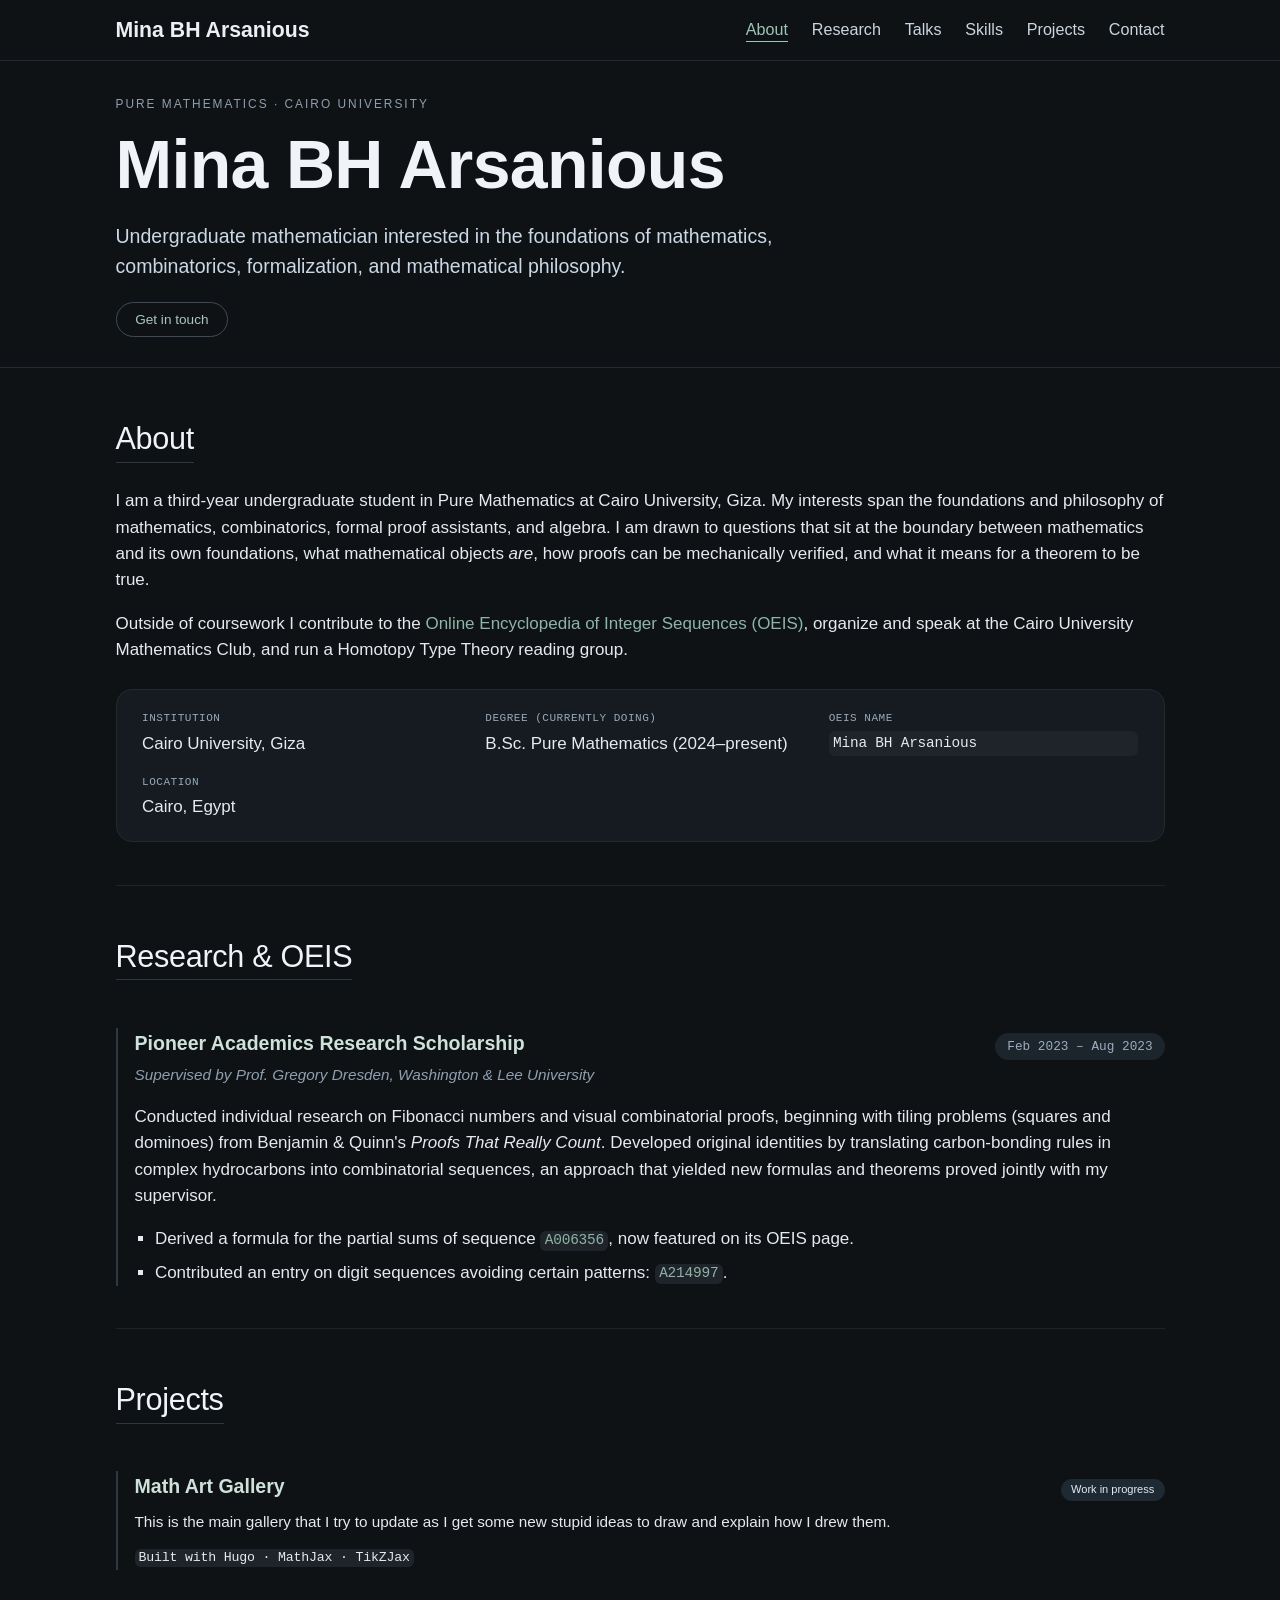
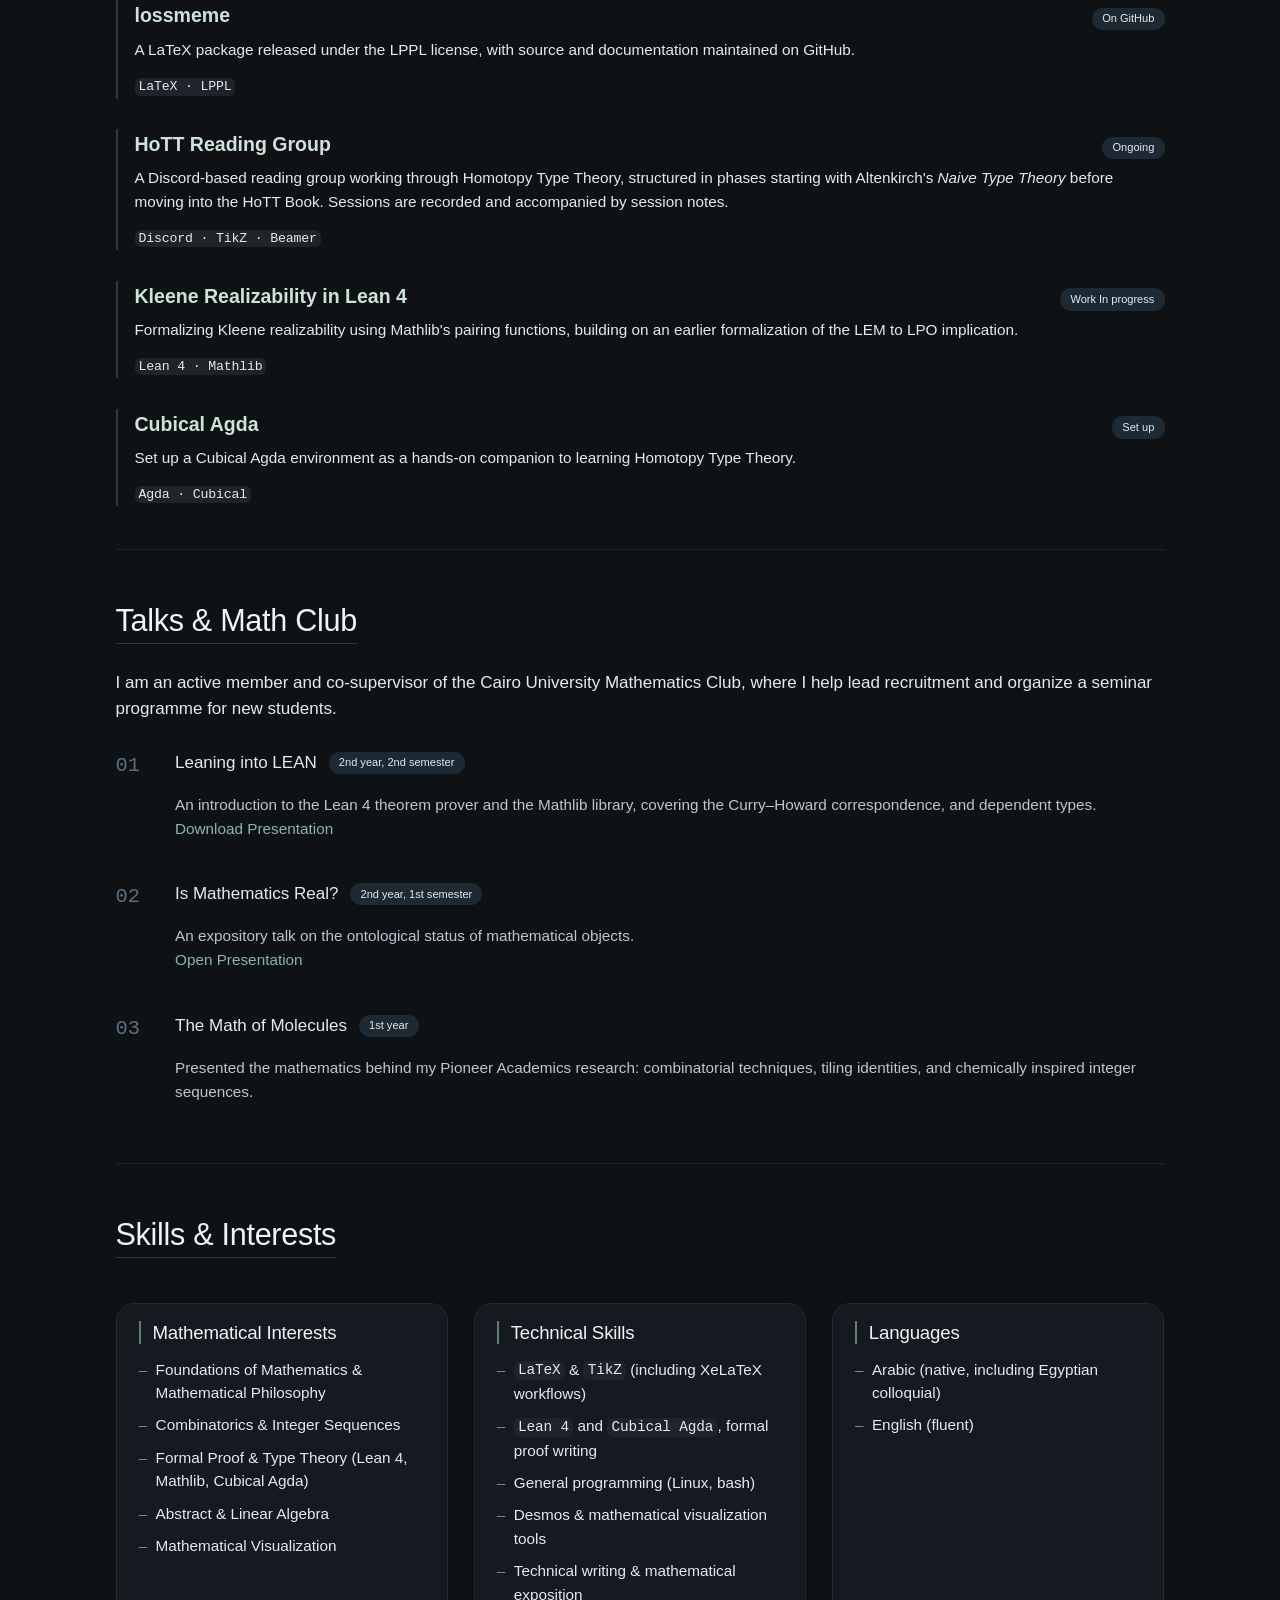
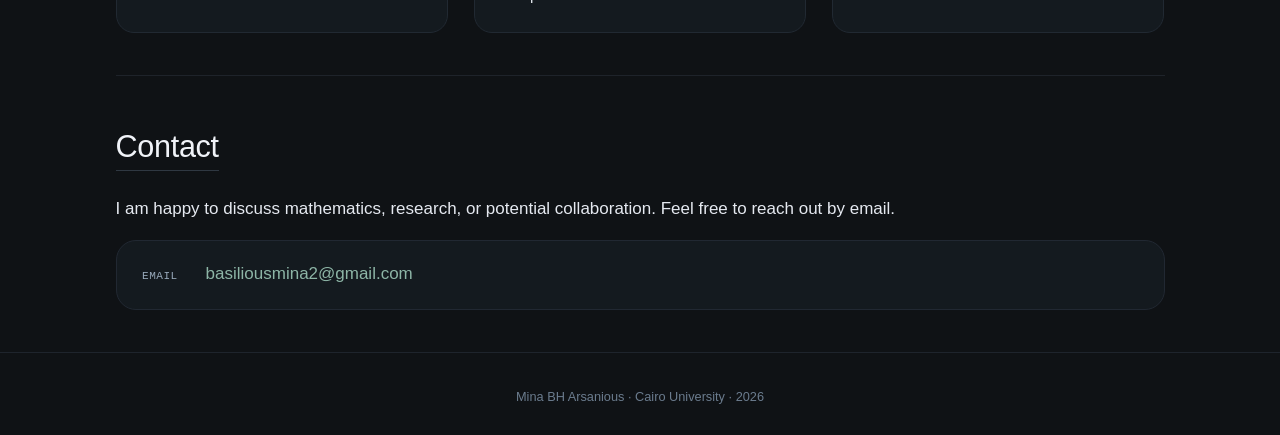
<file: index.html>
<!DOCTYPE html>
<html lang="en">
<head>
  <meta charset="UTF-8" />
  <meta name="viewport" content="width=device-width, initial-scale=1.0" />
  <title>Mina BH Arsanious</title>
  <link rel="stylesheet" href="style.css" />
  <link rel="preconnect" href="https://fonts.googleapis.com" />
  <link rel="preconnect" href="https://fonts.gstatic.com" crossorigin />
  <link href="https://fonts.googleapis.com/css2?family=EB+Garamond:ital,wght@0,400;0,500;0,600;1,400;1,500&family=Cormorant+Garamond:ital,wght@0,300;0,400;0,600;1,300;1,400&family=Inconsolata:wght@400;500&display=swap" rel="stylesheet" />
</head>
<body>

  <!-- NAV -->
  <nav>
    <div class="nav-inner">
      <span class="nav-name">Mina BH Arsanious</span>
      <ul class="nav-links">
        <li><a href="#about">About</a></li>
        <li><a href="#research">Research</a></li>
        <li><a href="#talks">Talks</a></li>
        <li><a href="#skills">Skills</a></li>
        <li><a href="#projects">Projects</a></li>
        <li><a href="#contact">Contact</a></li>
      </ul>
    </div>
  </nav>

  <!-- HERO -->
  <header class="hero">
    <div class="hero-inner">
      <p class="hero-pre">Pure Mathematics · Cairo University</p>
      <h1>Mina BH Arsanious</h1>
      <p class="hero-tagline">
        Undergraduate mathematician interested in the foundations of mathematics,<br />
        combinatorics, formalization, and mathematical philosophy.
      </p>
      <div class="hero-links">
        <a href="mailto:basiliousmina2@gmail.com" class="pill pill-outline">Get in touch</a>
      </div>
    </div>
    <div class="hero-rule"></div>
  </header>

  <main>

    <!-- ABOUT -->
    <section id="about">
      <h2>About</h2>
      <div class="section-body">
        <p>
          I am a third-year undergraduate student in Pure Mathematics at Cairo University, Giza.
          My interests span the foundations and philosophy of mathematics, combinatorics,
          formal proof assistants, and algebra. I am drawn to questions that sit at the
          boundary between mathematics and its own foundations, what mathematical objects
          <em>are</em>, how proofs can be mechanically verified, and what it means for a
          theorem to be true.
        </p>
        <p>
          Outside of coursework I contribute to the
          <a href="https://oeis.org" target="_blank">Online Encyclopedia of Integer Sequences (OEIS)</a>,
          organize and speak at the Cairo University Mathematics Club, and run a
          Homotopy Type Theory reading group.
        </p>
        <div class="info-grid">
          <div class="info-item">
            <span class="info-label">Institution</span>
            <span>Cairo University, Giza</span>
          </div>
          <div class="info-item">
            <span class="info-label">Degree (Currently Doing)</span>
            <span>B.Sc. Pure Mathematics (2024–present)</span>
          </div>
          <div class="info-item">
            <span class="info-label">OEIS name</span>
            <span class="mono">Mina BH Arsanious</span>
          </div>
          <div class="info-item">
            <span class="info-label">Location</span>
            <span>Cairo, Egypt</span>
          </div>
        </div>
      </div>
    </section>

    <div class="divider"></div>

    <!-- RESEARCH -->
    <section id="research">
      <h2>Research &amp; OEIS</h2>
      <div class="section-body">

        <div class="entry">
          <div class="entry-header">
            <span class="entry-title">Pioneer Academics Research Scholarship</span>
            <span class="entry-date">Feb 2023 – Aug 2023</span>
          </div>
          <p class="entry-venue">Supervised by Prof. Gregory Dresden, Washington &amp; Lee University</p>
          <p>
            Conducted individual research on Fibonacci numbers and visual combinatorial proofs,
            beginning with tiling problems (squares and dominoes) from Benjamin &amp; Quinn's
            <em>Proofs That Really Count</em>. Developed original identities by translating
            carbon-bonding rules in complex hydrocarbons into combinatorial sequences,
            an approach that yielded new formulas and theorems proved jointly with my supervisor.
          </p>
          <ul class="entry-bullets">
            <li>
              Derived a formula for the partial sums of sequence
              <a href="https://oeis.org/A006356" target="_blank" class="mono">A006356</a>,
              now featured on its OEIS page.
            </li>
            <li>
              Contributed an entry on digit sequences avoiding certain patterns:
              <a href="https://oeis.org/A214997" target="_blank" class="mono">A214997</a>.
            </li>
          </ul>
        </div>
      </div>
    </section>
  
  <div class="divider"></div>

  <section id="projects">
    <h2>Projects</h2>
    <div class="section-body">

      <div class="entry" style="padding-top:0;">
        <div class="entry-header">
          <a href="https://minabasilious.github.io/math-gallery/" target="_blank" class="entry-title">Math Art Gallery</a>
          <span class="talk-tag">Work in progress</span>
        </div>
        <p style="font-size:0.9rem; color:var(--mid); margin-top:0.4rem; margin-bottom:0.6rem;">
          This is the main gallery that I try to update as I get some new stupid ideas to draw and explain how I drew them.
        </p>
        <span class="mono" style="font-size:0.78rem; color:var(--faint);">Built with Hugo · MathJax · TikZJax</span>
      </div>

      <div class="entry">
        <div class="entry-header">
          <a href="https://github.com/MinaBasilious/lossmeme" target="_blank" class="entry-title">lossmeme</a>
          <span class="talk-tag">On GitHub</span>
        </div>
        <p style="font-size:0.9rem; color:var(--mid); margin-top:0.4rem; margin-bottom:0.6rem;">
          A LaTeX package released under the LPPL license, with source and documentation
          maintained on GitHub.
        </p>
        <span class="mono" style="font-size:0.78rem; color:var(--faint);">LaTeX · LPPL</span>
      </div>

      <div class="entry">
        <div class="entry-header">
          <span class="entry-title">HoTT Reading Group</span>
          <span class="talk-tag">Ongoing</span>
        </div>
        <p style="font-size:0.9rem; color:var(--mid); margin-top:0.4rem; margin-bottom:0.6rem;">
          A Discord-based reading group working through Homotopy Type Theory, structured in
          phases starting with Altenkirch's <em>Naive Type Theory</em> before moving into the
          HoTT Book. Sessions are recorded and accompanied by session notes.
        </p>
        <span class="mono" style="font-size:0.78rem; color:var(--faint);">Discord · TikZ · Beamer</span>
      </div>

      <div class="entry">
        <div class="entry-header">
          <span class="entry-title">Kleene Realizability in Lean 4</span>
          <span class="talk-tag">Work In progress</span>
        </div>
        <p style="font-size:0.9rem; color:var(--mid); margin-top:0.4rem; margin-bottom:0.6rem;">
          Formalizing Kleene realizability using Mathlib's pairing functions, building on an
          earlier formalization of the LEM to LPO implication.
        </p>
        <span class="mono" style="font-size:0.78rem; color:var(--faint);">Lean 4 · Mathlib</span>
      </div>

      <div class="entry">
        <div class="entry-header">
          <span class="entry-title">Cubical Agda</span>
          <span class="talk-tag">Set up</span>
        </div>
        <p style="font-size:0.9rem; color:var(--mid); margin-top:0.4rem; margin-bottom:0.6rem;">
          Set up a Cubical Agda environment as a hands-on companion to learning Homotopy Type
          Theory.
        </p>
        <span class="mono" style="font-size:0.78rem; color:var(--faint);">Agda · Cubical</span>
      </div>

    </div>
  </section>
    <div class="divider"></div>

    <!-- TALKS -->
    <section id="talks">
      <h2>Talks &amp; Math Club</h2>
      <div class="section-body">
        <p>
          I am an active member and co-supervisor of the Cairo University Mathematics Club,
          where I help lead recruitment and organize a seminar programme for new students.
        </p>

        <div class="talk-list">

          <div class="talk">
            <div class="talk-num">01</div>
            <div class="talk-body">
              <p class="talk-title">Leaning into LEAN <span class="talk-tag">2nd year, 2nd semester</span></p>
              <p class="talk-desc">
                An introduction to the Lean 4 theorem prover and the Mathlib library,
                covering the Curry–Howard correspondence, and dependent types. <br>
                 <a href="assets/LeaningintoLean/Leaning_into_Lean.pdf">Download Presentation</a>
              </p>
            </div>
          </div>

          <div class="talk">
            <div class="talk-num">02</div>
            <div class="talk-body">
              <p class="talk-title">Is Mathematics Real? <span class="talk-tag">2nd year, 1st semester</span></p>
              <p class="talk-desc">
                An expository talk on the ontological status of mathematical objects. <br>

                 <a href="assets/IsMathReal/talk.html">Open Presentation</a>
              </p>
            </div>
          </div>

          <div class="talk">
            <div class="talk-num">03</div>
            <div class="talk-body">
              <p class="talk-title">The Math of Molecules <span class="talk-tag">1st year</span></p>
              <p class="talk-desc">
                Presented the mathematics behind my Pioneer Academics research:
                combinatorial techniques, tiling identities, and chemically inspired
                integer sequences.
              </p>
            </div>
          </div>

        </div>
      </div>
    </section>

    <div class="divider"></div>

    <!-- SKILLS -->
    <section id="skills">
      <h2>Skills &amp; Interests</h2>
      <div class="section-body">
        <div class="skills-grid">

          <div class="skill-group">
            <h3>Mathematical Interests</h3>
            <ul>
              <li>Foundations of Mathematics &amp; Mathematical Philosophy</li>
              <li>Combinatorics &amp; Integer Sequences</li>
              <li>Formal Proof &amp; Type Theory (Lean 4, Mathlib, Cubical Agda)</li>
              <li>Abstract &amp; Linear Algebra</li>
              <li>Mathematical Visualization</li>
            </ul>
          </div>

          <div class="skill-group">
            <h3>Technical Skills</h3>
            <ul>
              <li><span class="mono">LaTeX</span> &amp; <span class="mono">TikZ</span> (including XeLaTeX workflows)</li>
              <li><span class="mono">Lean 4</span> and <span class="mono">Cubical Agda</span>, formal proof writing</li>
              <li>General programming (Linux, bash)</li>
              <li>Desmos &amp; mathematical visualization tools</li>
              <li>Technical writing &amp; mathematical exposition</li>
            </ul>
          </div>

          <div class="skill-group">
            <h3>Languages</h3>
            <ul>
              <li>Arabic (native, including Egyptian colloquial)</li>
              <li>English (fluent)</li>
            </ul>
          </div>

        </div>
      </div>
    </section>

    <div class="divider"></div>

    <!-- CONTACT -->
    <section id="contact">
      <h2>Contact</h2>
      <div class="section-body">
        <p>
          I am happy to discuss mathematics, research, or potential collaboration.
          Feel free to reach out by email.
        </p>
        <div class="contact-list">
          <div class="contact-item">
            <span class="info-label">Email</span>
            <a href="mailto:basiliousmina2@gmail.com">basiliousmina2@gmail.com</a>
          </div>
        </div>
      </div>
    </section>

  </main>

  <footer>
    <p>Mina BH Arsanious · Cairo University · <span id="year"></span></p>
  </footer>

  <script>
    document.getElementById('year').textContent = new Date().getFullYear();

    // Smooth active nav highlight on scroll
    const sections = document.querySelectorAll('section[id]');
    const navLinks = document.querySelectorAll('.nav-links a');
    const observer = new IntersectionObserver((entries) => {
      entries.forEach(e => {
        if (e.isIntersecting) {
          navLinks.forEach(a => a.classList.remove('active'));
          const active = document.querySelector(`.nav-links a[href="#${e.target.id}"]`);
          if (active) active.classList.add('active');
        }
      });
    }, { threshold: 0.35 });
    sections.forEach(s => observer.observe(s));

    // Fade-in on scroll
    const fadeEls = document.querySelectorAll('section, .entry, .talk, tr');
    const fadeObs = new IntersectionObserver((entries) => {
      entries.forEach(e => {
        if (e.isIntersecting) {
          e.target.classList.add('visible');
          fadeObs.unobserve(e.target);
        }
      });
    }, { threshold: 0.08 });
    fadeEls.forEach(el => { el.classList.add('fade-in'); fadeObs.observe(el); });
  </script>
</body>
</html>
</file>
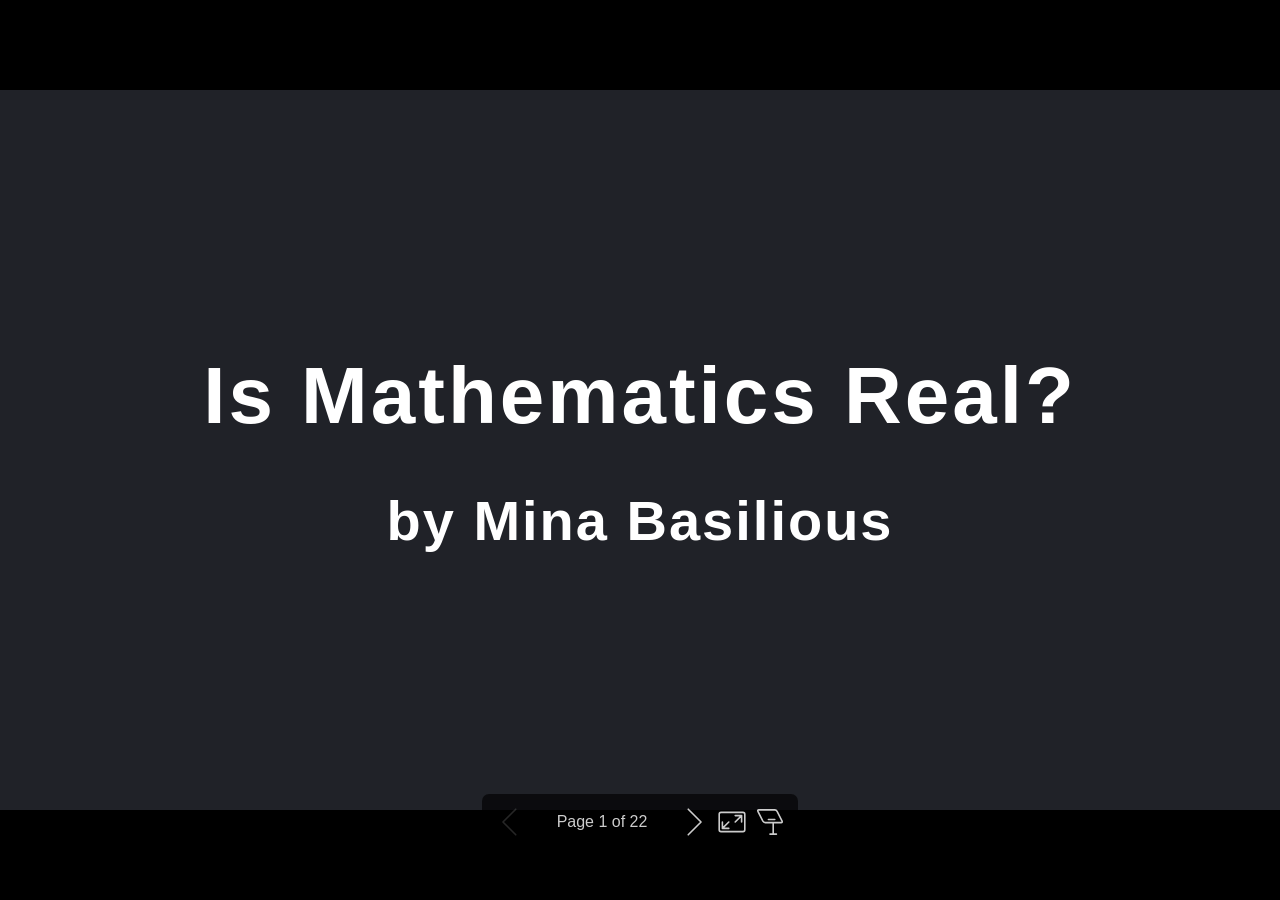
<file: assets/IsMathReal/talk.html>
<!DOCTYPE html><html lang="en-US"><head><title>Is Mathematics Real?</title><meta property="og:title" content="Is Mathematics Real?"><meta charset="UTF-8"><meta name="viewport" content="width=device-width,height=device-height,initial-scale=1.0"><meta name="apple-mobile-web-app-capable" content="yes"><meta http-equiv="X-UA-Compatible" content="ie=edge"><meta property="og:type" content="website"><meta name="twitter:card" content="summary"><style>@media screen{body[data-bespoke-view=""] .bespoke-marp-parent>.bespoke-marp-osc>button,body[data-bespoke-view=next] .bespoke-marp-parent>.bespoke-marp-osc>button,body[data-bespoke-view=presenter] .bespoke-marp-presenter-container .bespoke-marp-presenter-info-container button,body[data-bespoke-view=presenter] .bespoke-marp-presenter-container .bespoke-marp-presenter-note-container button{appearance:none;background-color:initial;border:0;color:inherit;cursor:pointer;font-size:inherit;opacity:.8;outline:none;padding:0;transition:opacity .2s linear;-webkit-tap-highlight-color:transparent}body[data-bespoke-view=""] .bespoke-marp-parent>.bespoke-marp-osc>button:disabled,body[data-bespoke-view=next] .bespoke-marp-parent>.bespoke-marp-osc>button:disabled,body[data-bespoke-view=presenter] .bespoke-marp-presenter-container .bespoke-marp-presenter-info-container button:disabled,body[data-bespoke-view=presenter] .bespoke-marp-presenter-container .bespoke-marp-presenter-note-container button:disabled{cursor:not-allowed;opacity:.15!important}body[data-bespoke-view=""] .bespoke-marp-parent>.bespoke-marp-osc>button:hover,body[data-bespoke-view=next] .bespoke-marp-parent>.bespoke-marp-osc>button:hover,body[data-bespoke-view=presenter] .bespoke-marp-presenter-container .bespoke-marp-presenter-info-container button:hover,body[data-bespoke-view=presenter] .bespoke-marp-presenter-container .bespoke-marp-presenter-note-container button:hover{opacity:1}body[data-bespoke-view=""] .bespoke-marp-parent>.bespoke-marp-osc>button:hover:active,body[data-bespoke-view=next] .bespoke-marp-parent>.bespoke-marp-osc>button:hover:active,body[data-bespoke-view=presenter] .bespoke-marp-presenter-container .bespoke-marp-presenter-info-container button:hover:active,body[data-bespoke-view=presenter] .bespoke-marp-presenter-container .bespoke-marp-presenter-note-container button:hover:active{opacity:.6}body[data-bespoke-view=""] .bespoke-marp-parent>.bespoke-marp-osc>button:hover:not(:disabled),body[data-bespoke-view=next] .bespoke-marp-parent>.bespoke-marp-osc>button:hover:not(:disabled),body[data-bespoke-view=presenter] .bespoke-marp-presenter-container .bespoke-marp-presenter-info-container button:hover:not(:disabled),body[data-bespoke-view=presenter] .bespoke-marp-presenter-container .bespoke-marp-presenter-note-container button:hover:not(:disabled){transition:none}body[data-bespoke-view=""] .bespoke-marp-parent>.bespoke-marp-osc>button[data-bespoke-marp-osc=prev],body[data-bespoke-view=next] .bespoke-marp-parent>.bespoke-marp-osc>button[data-bespoke-marp-osc=prev],body[data-bespoke-view=presenter] .bespoke-marp-presenter-container .bespoke-marp-presenter-info-container button.bespoke-marp-presenter-info-page-prev{background:#0000 url("[data-uri]") no-repeat 50%;background-size:contain;overflow:hidden;text-indent:100%;white-space:nowrap}body[data-bespoke-view=""] .bespoke-marp-parent>.bespoke-marp-osc>button[data-bespoke-marp-osc=next],body[data-bespoke-view=next] .bespoke-marp-parent>.bespoke-marp-osc>button[data-bespoke-marp-osc=next],body[data-bespoke-view=presenter] .bespoke-marp-presenter-container .bespoke-marp-presenter-info-container button.bespoke-marp-presenter-info-page-next{background:#0000 url("[data-uri]") no-repeat 50%;background-size:contain;overflow:hidden;text-indent:100%;white-space:nowrap}body[data-bespoke-view=""] .bespoke-marp-parent>.bespoke-marp-osc>button[data-bespoke-marp-osc=fullscreen],body[data-bespoke-view=next] .bespoke-marp-parent>.bespoke-marp-osc>button[data-bespoke-marp-osc=fullscreen]{background:#0000 url("[data-uri]") no-repeat 50%;background-size:contain;overflow:hidden;text-indent:100%;white-space:nowrap}body[data-bespoke-view=""] .bespoke-marp-parent>.bespoke-marp-osc>button.exit[data-bespoke-marp-osc=fullscreen],body[data-bespoke-view=next] .bespoke-marp-parent>.bespoke-marp-osc>button.exit[data-bespoke-marp-osc=fullscreen]{background-image:url("[data-uri]")}body[data-bespoke-view=""] .bespoke-marp-parent>.bespoke-marp-osc>button[data-bespoke-marp-osc=presenter],body[data-bespoke-view=next] .bespoke-marp-parent>.bespoke-marp-osc>button[data-bespoke-marp-osc=presenter]{background:#0000 url("[data-uri]") no-repeat 50%;background-size:contain;overflow:hidden;text-indent:100%;white-space:nowrap}body[data-bespoke-view=presenter] .bespoke-marp-presenter-container .bespoke-marp-presenter-note-container button.bespoke-marp-presenter-note-bigger{background:#0000 url("[data-uri]") no-repeat 50%;background-size:contain;overflow:hidden;text-indent:100%;white-space:nowrap}body[data-bespoke-view=presenter] .bespoke-marp-presenter-container .bespoke-marp-presenter-note-container button.bespoke-marp-presenter-note-smaller{background:#0000 url("[data-uri]") no-repeat 50%;background-size:contain;overflow:hidden;text-indent:100%;white-space:nowrap}}@keyframes __bespoke_marp_transition_reduced_outgoing__{0%{opacity:1}to{opacity:0}}@keyframes __bespoke_marp_transition_reduced_incoming__{0%{mix-blend-mode:plus-lighter;opacity:0}to{mix-blend-mode:plus-lighter;opacity:1}}.bespoke-marp-note,.bespoke-marp-osc,.bespoke-progress-parent{display:none;transition:none}@media screen{::view-transition-group(*){animation-duration:var(--marp-bespoke-transition-animation-duration,.5s);animation-timing-function:ease}::view-transition-new(*),::view-transition-old(*){animation-delay:0s;animation-direction:var(--marp-bespoke-transition-animation-direction,normal);animation-duration:var(--marp-bespoke-transition-animation-duration,.5s);animation-fill-mode:both;animation-name:var(--marp-bespoke-transition-animation-name,var(--marp-bespoke-transition-animation-name-fallback,__bespoke_marp_transition_no_animation__));mix-blend-mode:normal}::view-transition-old(*){--marp-bespoke-transition-animation-name-fallback:__bespoke_marp_transition_reduced_outgoing__;animation-timing-function:ease}::view-transition-new(*){--marp-bespoke-transition-animation-name-fallback:__bespoke_marp_transition_reduced_incoming__;animation-timing-function:ease}::view-transition-new(root),::view-transition-old(root){animation-timing-function:linear}::view-transition-new(__bespoke_marp_transition_osc__),::view-transition-old(__bespoke_marp_transition_osc__){animation-duration:0s!important;animation-name:__bespoke_marp_transition_osc__!important}::view-transition-new(__bespoke_marp_transition_osc__){opacity:0!important}.bespoke-marp-transition-warming-up::view-transition-group(*),.bespoke-marp-transition-warming-up::view-transition-new(*),.bespoke-marp-transition-warming-up::view-transition-old(*){animation-play-state:paused!important}body,html{height:100%;margin:0}body{background:#000;overflow:hidden}svg.bespoke-marp-slide{content-visibility:hidden;opacity:0;pointer-events:none;z-index:-1}svg.bespoke-marp-slide:not(.bespoke-marp-active) *{view-transition-name:none!important}svg.bespoke-marp-slide.bespoke-marp-active{content-visibility:visible;opacity:1;pointer-events:auto;z-index:0}svg.bespoke-marp-slide.bespoke-marp-active.bespoke-marp-active-ready *{animation-name:__bespoke_marp__!important}@supports not (content-visibility:hidden){svg.bespoke-marp-slide[data-bespoke-marp-load=hideable]{display:none}svg.bespoke-marp-slide[data-bespoke-marp-load=hideable].bespoke-marp-active{display:block}}}@media screen and (prefers-reduced-motion:reduce){svg.bespoke-marp-slide *{view-transition-name:none!important}}@media screen{[data-bespoke-marp-fragment=inactive]{visibility:hidden}body[data-bespoke-view=""] .bespoke-marp-parent,body[data-bespoke-view=next] .bespoke-marp-parent{inset:0;position:absolute}body[data-bespoke-view=""] .bespoke-marp-parent>.bespoke-marp-osc,body[data-bespoke-view=next] .bespoke-marp-parent>.bespoke-marp-osc{background:#000000a6;border-radius:7px;bottom:50px;color:#fff;contain:paint;display:block;font-family:Helvetica,Arial,sans-serif;font-size:16px;left:50%;line-height:0;opacity:1;padding:12px;position:absolute;touch-action:manipulation;transform:translateX(-50%);transition:opacity .2s linear;-webkit-user-select:none;user-select:none;white-space:nowrap;will-change:transform;z-index:1;view-transition-name:__bespoke_marp_transition_osc__}body[data-bespoke-view=""] .bespoke-marp-parent>.bespoke-marp-osc>*,body[data-bespoke-view=next] .bespoke-marp-parent>.bespoke-marp-osc>*{margin-left:6px}body[data-bespoke-view=""] .bespoke-marp-parent>.bespoke-marp-osc>:first-child,body[data-bespoke-view=next] .bespoke-marp-parent>.bespoke-marp-osc>:first-child{margin-left:0}body[data-bespoke-view=""] .bespoke-marp-parent>.bespoke-marp-osc>span,body[data-bespoke-view=next] .bespoke-marp-parent>.bespoke-marp-osc>span{opacity:.8}body[data-bespoke-view=""] .bespoke-marp-parent>.bespoke-marp-osc>span[data-bespoke-marp-osc=page],body[data-bespoke-view=next] .bespoke-marp-parent>.bespoke-marp-osc>span[data-bespoke-marp-osc=page]{display:inline-block;min-width:140px;text-align:center}body[data-bespoke-view=""] .bespoke-marp-parent>.bespoke-marp-osc>button[data-bespoke-marp-osc=fullscreen],body[data-bespoke-view=""] .bespoke-marp-parent>.bespoke-marp-osc>button[data-bespoke-marp-osc=next],body[data-bespoke-view=""] .bespoke-marp-parent>.bespoke-marp-osc>button[data-bespoke-marp-osc=presenter],body[data-bespoke-view=""] .bespoke-marp-parent>.bespoke-marp-osc>button[data-bespoke-marp-osc=prev],body[data-bespoke-view=next] .bespoke-marp-parent>.bespoke-marp-osc>button[data-bespoke-marp-osc=fullscreen],body[data-bespoke-view=next] .bespoke-marp-parent>.bespoke-marp-osc>button[data-bespoke-marp-osc=next],body[data-bespoke-view=next] .bespoke-marp-parent>.bespoke-marp-osc>button[data-bespoke-marp-osc=presenter],body[data-bespoke-view=next] .bespoke-marp-parent>.bespoke-marp-osc>button[data-bespoke-marp-osc=prev]{height:32px;line-height:32px;width:32px}body[data-bespoke-view=""] .bespoke-marp-parent.bespoke-marp-inactive,body[data-bespoke-view=next] .bespoke-marp-parent.bespoke-marp-inactive{cursor:none}body[data-bespoke-view=""] .bespoke-marp-parent.bespoke-marp-inactive>.bespoke-marp-osc,body[data-bespoke-view=next] .bespoke-marp-parent.bespoke-marp-inactive>.bespoke-marp-osc{opacity:0;pointer-events:none}body[data-bespoke-view=""] svg.bespoke-marp-slide,body[data-bespoke-view=next] svg.bespoke-marp-slide{height:100%;left:0;position:absolute;top:0;width:100%}body[data-bespoke-view=""] .bespoke-progress-parent{background:#222;display:flex;height:5px;width:100%}body[data-bespoke-view=""] .bespoke-progress-parent+.bespoke-marp-parent{top:5px}body[data-bespoke-view=""] .bespoke-progress-parent .bespoke-progress-bar{background:#0288d1;flex:0 0 0;transition:flex-basis .2s cubic-bezier(0,1,1,1)}body[data-bespoke-view=next]{background:#0000}body[data-bespoke-view=presenter]{background:#161616}body[data-bespoke-view=presenter] .bespoke-marp-presenter-container{display:grid;font-family:Helvetica,Arial,sans-serif;grid-template:"current dragbar next" minmax(140px,1fr) "current dragbar note" 2fr "info    dragbar note" 3em;grid-template-columns:minmax(3px,var(--bespoke-marp-presenter-split-ratio,66%)) 0 minmax(3px,1fr);height:100%;left:0;position:absolute;top:0;width:100%}body[data-bespoke-view=presenter] .bespoke-marp-presenter-container .bespoke-marp-parent{grid-area:current;overflow:hidden;position:relative}body[data-bespoke-view=presenter] .bespoke-marp-presenter-container .bespoke-marp-parent svg.bespoke-marp-slide{height:calc(100% - 40px);left:20px;pointer-events:none;position:absolute;top:20px;-webkit-user-select:none;user-select:none;width:calc(100% - 40px)}body[data-bespoke-view=presenter] .bespoke-marp-presenter-container .bespoke-marp-parent svg.bespoke-marp-slide.bespoke-marp-active{filter:drop-shadow(0 3px 10px rgba(0,0,0,.5))}body[data-bespoke-view=presenter] .bespoke-marp-presenter-container .bespoke-marp-presenter-dragbar-container{background:#0288d1;cursor:col-resize;grid-area:dragbar;margin-left:-3px;opacity:0;position:relative;transition:opacity .4s linear .1s;width:6px;z-index:10}body[data-bespoke-view=presenter] .bespoke-marp-presenter-container .bespoke-marp-presenter-dragbar-container:hover{opacity:1}body[data-bespoke-view=presenter] .bespoke-marp-presenter-container .bespoke-marp-presenter-dragbar-container.active{opacity:1;transition-delay:0s}body[data-bespoke-view=presenter] .bespoke-marp-presenter-container .bespoke-marp-presenter-next-container{background:#222;cursor:pointer;display:none;grid-area:next;overflow:hidden;position:relative}body[data-bespoke-view=presenter] .bespoke-marp-presenter-container .bespoke-marp-presenter-next-container.active{display:block}body[data-bespoke-view=presenter] .bespoke-marp-presenter-container .bespoke-marp-presenter-next-container iframe.bespoke-marp-presenter-next{background:#0000;border:0;display:block;filter:drop-shadow(0 3px 10px rgba(0,0,0,.5));height:calc(100% - 40px);left:20px;pointer-events:none;position:absolute;top:20px;-webkit-user-select:none;user-select:none;width:calc(100% - 40px)}body[data-bespoke-view=presenter] .bespoke-marp-presenter-container .bespoke-marp-presenter-note-container{background:#222;color:#eee;grid-area:note;position:relative;z-index:1}body[data-bespoke-view=presenter] .bespoke-marp-presenter-container .bespoke-marp-presenter-note-container button{height:1.5em;line-height:1.5em;width:1.5em}body[data-bespoke-view=presenter] .bespoke-marp-presenter-container .bespoke-marp-presenter-note-container .bespoke-marp-presenter-note-wrapper{display:block;inset:0;position:absolute}body[data-bespoke-view=presenter] .bespoke-marp-presenter-container .bespoke-marp-presenter-note-container .bespoke-marp-presenter-note-buttons{background:#000000a6;border-radius:4px;bottom:0;display:flex;gap:4px;margin:12px;opacity:0;padding:6px;pointer-events:none;position:absolute;right:0;transition:opacity .2s linear}body[data-bespoke-view=presenter] .bespoke-marp-presenter-container .bespoke-marp-presenter-note-container .bespoke-marp-presenter-note-buttons:focus-within,body[data-bespoke-view=presenter] .bespoke-marp-presenter-container .bespoke-marp-presenter-note-container .bespoke-marp-presenter-note-wrapper:focus-within+.bespoke-marp-presenter-note-buttons,body[data-bespoke-view=presenter] .bespoke-marp-presenter-container .bespoke-marp-presenter-note-container:hover .bespoke-marp-presenter-note-buttons{opacity:1;pointer-events:auto}body[data-bespoke-view=presenter] .bespoke-marp-presenter-container .bespoke-marp-presenter-note-container .bespoke-marp-note{box-sizing:border-box;font-size:calc(1.1em*var(--bespoke-marp-note-font-scale, 1));height:calc(100% - 40px);margin:20px;overflow:auto;padding-right:3px;white-space:pre-wrap;width:calc(100% - 40px);word-wrap:break-word;scrollbar-color:#eeeeee80 #0000;scrollbar-width:thin}body[data-bespoke-view=presenter] .bespoke-marp-presenter-container .bespoke-marp-presenter-note-container .bespoke-marp-note::-webkit-scrollbar{width:6px}body[data-bespoke-view=presenter] .bespoke-marp-presenter-container .bespoke-marp-presenter-note-container .bespoke-marp-note::-webkit-scrollbar-track{background:#0000}body[data-bespoke-view=presenter] .bespoke-marp-presenter-container .bespoke-marp-presenter-note-container .bespoke-marp-note::-webkit-scrollbar-thumb{background:#eeeeee80;border-radius:6px}body[data-bespoke-view=presenter] .bespoke-marp-presenter-container .bespoke-marp-presenter-note-container .bespoke-marp-note:empty{pointer-events:none}body[data-bespoke-view=presenter] .bespoke-marp-presenter-container .bespoke-marp-presenter-note-container .bespoke-marp-note.active{display:block}body[data-bespoke-view=presenter] .bespoke-marp-presenter-container .bespoke-marp-presenter-note-container .bespoke-marp-note p:first-child{margin-top:0}body[data-bespoke-view=presenter] .bespoke-marp-presenter-container .bespoke-marp-presenter-note-container .bespoke-marp-note p:last-child{margin-bottom:0}body[data-bespoke-view=presenter] .bespoke-marp-presenter-container .bespoke-marp-presenter-info-container{align-items:center;box-sizing:border-box;color:#eee;display:flex;flex-wrap:nowrap;grid-area:info;justify-content:center;overflow:hidden;padding:0 10px}body[data-bespoke-view=presenter] .bespoke-marp-presenter-container .bespoke-marp-presenter-info-container .bespoke-marp-presenter-info-page,body[data-bespoke-view=presenter] .bespoke-marp-presenter-container .bespoke-marp-presenter-info-container .bespoke-marp-presenter-info-time,body[data-bespoke-view=presenter] .bespoke-marp-presenter-container .bespoke-marp-presenter-info-container .bespoke-marp-presenter-info-timer{box-sizing:border-box;display:block;padding:0 10px;white-space:nowrap;width:100%}body[data-bespoke-view=presenter] .bespoke-marp-presenter-container .bespoke-marp-presenter-info-container button{height:1.5em;line-height:1.5em;width:1.5em}body[data-bespoke-view=presenter] .bespoke-marp-presenter-container .bespoke-marp-presenter-info-container .bespoke-marp-presenter-info-page{order:2;text-align:center}body[data-bespoke-view=presenter] .bespoke-marp-presenter-container .bespoke-marp-presenter-info-container .bespoke-marp-presenter-info-page .bespoke-marp-presenter-info-page-text{display:inline-block;min-width:120px;text-align:center}body[data-bespoke-view=presenter] .bespoke-marp-presenter-container .bespoke-marp-presenter-info-container .bespoke-marp-presenter-info-time{color:#999;order:1;text-align:left}body[data-bespoke-view=presenter] .bespoke-marp-presenter-container .bespoke-marp-presenter-info-container .bespoke-marp-presenter-info-timer{color:#999;order:3;text-align:right}body[data-bespoke-view=presenter] .bespoke-marp-presenter-container .bespoke-marp-presenter-info-container .bespoke-marp-presenter-info-timer:hover{cursor:pointer}}@media print{.bespoke-marp-presenter-info-container,.bespoke-marp-presenter-next-container,.bespoke-marp-presenter-note-container{display:none}}</style><style>div#\:\$p > svg > foreignObject > section{width:1280px;height:720px;box-sizing:border-box;overflow:hidden;position:relative;scroll-snap-align:center center;-webkit-text-size-adjust:100%;text-size-adjust:100%}div#\:\$p > svg > foreignObject > section::after{bottom:0;content:attr(data-marpit-pagination);padding:inherit;pointer-events:none;position:absolute;right:0}div#\:\$p > svg > foreignObject > section:not([data-marpit-pagination])::after{display:none}div#\:\$p > svg > foreignObject > section :is(h1, marp-h1){font-size:2em;margin-block:0.67em}div#\:\$p > svg > foreignObject > section video::-webkit-media-controls{will-change:transform}@page {size:1280px 720px;margin:0}@media print{html, body{background-color:#fff;margin:0;page-break-inside:avoid;break-inside:avoid-page}div#\:\$p > svg > foreignObject > section{page-break-before:always;break-before:page}div#\:\$p > svg > foreignObject > section, div#\:\$p > svg > foreignObject > section *{-webkit-print-color-adjust:exact!important;animation-delay:0s!important;animation-duration:0s!important;color-adjust:exact!important;print-color-adjust:exact!important;transition:none!important}div#\:\$p > svg[data-marpit-svg]{display:block;height:100vh;width:100vw}}div#\:\$p > svg > foreignObject > :where(section){container-type:size}div#\:\$p > svg > foreignObject > section mjx-container[jax="SVG"]{direction:ltr}div#\:\$p > svg > foreignObject > section mjx-container[jax="SVG"] > svg{overflow:visible;min-height:1px;min-width:1px}div#\:\$p > svg > foreignObject > section mjx-container[jax="SVG"] > svg a{fill:blue;stroke:blue}div#\:\$p > svg > foreignObject > section mjx-container[jax="SVG"][display="true"]{display:block;text-align:center;margin:1em 0}div#\:\$p > svg > foreignObject > section mjx-container[jax="SVG"][display="true"][width="full"]{display:flex}div#\:\$p > svg > foreignObject > section mjx-container[jax="SVG"][justify="left"]{text-align:left}div#\:\$p > svg > foreignObject > section mjx-container[jax="SVG"][justify="right"]{text-align:right}div#\:\$p > svg > foreignObject > section g[data-mml-node="merror"] > g{fill:red;stroke:red}div#\:\$p > svg > foreignObject > section g[data-mml-node="merror"] > rect[data-background]{fill:yellow;stroke:none}div#\:\$p > svg > foreignObject > section g[data-mml-node="mtable"] > line[data-line], div#\:\$p > svg > foreignObject > section svg[data-table] > g > line[data-line]{stroke-width:70px;fill:none}div#\:\$p > svg > foreignObject > section g[data-mml-node="mtable"] > rect[data-frame], div#\:\$p > svg > foreignObject > section svg[data-table] > g > rect[data-frame]{stroke-width:70px;fill:none}div#\:\$p > svg > foreignObject > section g[data-mml-node="mtable"] > .mjx-dashed, div#\:\$p > svg > foreignObject > section svg[data-table] > g > .mjx-dashed{stroke-dasharray:140}div#\:\$p > svg > foreignObject > section g[data-mml-node="mtable"] > .mjx-dotted, div#\:\$p > svg > foreignObject > section svg[data-table] > g > .mjx-dotted{stroke-linecap:round;stroke-dasharray:0,140}div#\:\$p > svg > foreignObject > section g[data-mml-node="mtable"] > g > svg{overflow:visible}div#\:\$p > svg > foreignObject > section [jax="SVG"] mjx-tool{display:inline-block;position:relative;width:0;height:0}div#\:\$p > svg > foreignObject > section [jax="SVG"] mjx-tool > mjx-tip{position:absolute;top:0;left:0}div#\:\$p > svg > foreignObject > section mjx-tool > mjx-tip{display:inline-block;padding:.2em;border:1px solid #888;font-size:70%;background-color:#F8F8F8;color:black;box-shadow:2px 2px 5px #AAAAAA}div#\:\$p > svg > foreignObject > section g[data-mml-node="maction"][data-toggle]{cursor:pointer}div#\:\$p > svg > foreignObject > section mjx-status{display:block;position:fixed;left:1em;bottom:1em;min-width:25%;padding:.2em .4em;border:1px solid #888;font-size:90%;background-color:#F8F8F8;color:black}div#\:\$p > svg > foreignObject > section foreignObject[data-mjx-xml]{font-family:initial;line-height:normal;overflow:visible}div#\:\$p > svg > foreignObject > section mjx-container[jax="SVG"] path[data-c], div#\:\$p > svg > foreignObject > section mjx-container[jax="SVG"] use[data-c]{stroke-width:3}@media print{div#\:\$p > svg > foreignObject > section mjx-container[jax=SVG] path[data-c],div#\:\$p > svg > foreignObject > section mjx-container[jax=SVG] use[data-c]{stroke-width:0}}div#\:\$p > svg > foreignObject > section img[data-marp-twemoji]{background:transparent;height:1em;margin:0 .05em 0 .1em;vertical-align:-.1em;width:1em}/*!
 * Marp / Marpit Uncover theme
 *
 * @theme uncover
 * @author Yuki Hattori
 *
 * @auto-scaling true
 * @size 16:9 1280px 720px
 * @size 4:3 960px 720px
 */div#\:\$p > svg > foreignObject > section{--color-background:#fdfcff;--color-background-code:#f2f1f4;--color-background-paginate:rgba(32,34,40,.05);--color-foreground:#202228;--color-highlight:#009dd5;--color-highlight-hover:#087eaa;--color-highlight-heading:#33b1dd;--color-header:rgba(32,34,40,.4);--color-header-shadow:rgba(253,252,255,.8);background:var(--color-background);color:var(--color-foreground);display:block;font-family:-apple-system,BlinkMacSystemFont,Segoe UI,Roboto,Oxygen,Ubuntu,Cantarell,Open Sans,Helvetica Neue,sans-serif;font-size:40px;height:720px;letter-spacing:3px;line-height:1.4;padding:30px 70px;place-content:safe center center;position:relative;text-align:center;width:1280px;word-wrap:break-word;align-items:stretch;flex-flow:column nowrap;z-index:0}div#\:\$p > svg > foreignObject > section{--marpit-root-font-size:40px;}div#\:\$p > svg > foreignObject > section:after{align-items:flex-end;background:linear-gradient(-45deg, var(--color-background-paginate) 50%, transparent 50%);background-size:cover;color:var(--color-foreground);display:flex;font-size:.6em;height:80px;justify-content:flex-end;padding:30px;text-align:right;text-shadow:0 0 5px var(--color-background);width:80px}div#\:\$p > svg > foreignObject > section:after{--marpit-root-font-size:.6em;}div#\:\$p > svg > foreignObject > section:where(:not(.invert)) :is(pre, marp-pre) code.hljs{display:block;overflow-x:auto;padding:1em}div#\:\$p > svg > foreignObject > section:where(:not(.invert)) code.hljs{padding:3px 5px}div#\:\$p > svg > foreignObject > section:where(:not(.invert)) .hljs{background:#fff;color:#000}div#\:\$p > svg > foreignObject > section:where(:not(.invert)) .hljs-addition,div#\:\$p > svg > foreignObject > section:where(:not(.invert)) .hljs-meta,div#\:\$p > svg > foreignObject > section:where(:not(.invert)) .hljs-string,div#\:\$p > svg > foreignObject > section:where(:not(.invert)) .hljs-symbol,div#\:\$p > svg > foreignObject > section:where(:not(.invert)) .hljs-template-tag,div#\:\$p > svg > foreignObject > section:where(:not(.invert)) .hljs-template-variable{color:#756bb1}div#\:\$p > svg > foreignObject > section:where(:not(.invert)) .hljs-comment,div#\:\$p > svg > foreignObject > section:where(:not(.invert)) .hljs-quote{color:#636363}div#\:\$p > svg > foreignObject > section:where(:not(.invert)) .hljs-bullet,div#\:\$p > svg > foreignObject > section:where(:not(.invert)) .hljs-link,div#\:\$p > svg > foreignObject > section:where(:not(.invert)) .hljs-literal,div#\:\$p > svg > foreignObject > section:where(:not(.invert)) .hljs-number,div#\:\$p > svg > foreignObject > section:where(:not(.invert)) .hljs-regexp{color:#31a354}div#\:\$p > svg > foreignObject > section:where(:not(.invert)) .hljs-deletion,div#\:\$p > svg > foreignObject > section:where(:not(.invert)) .hljs-variable{color:#88f}div#\:\$p > svg > foreignObject > section:where(:not(.invert)) .hljs-built_in,div#\:\$p > svg > foreignObject > section:where(:not(.invert)) .hljs-doctag,div#\:\$p > svg > foreignObject > section:where(:not(.invert)) .hljs-keyword,div#\:\$p > svg > foreignObject > section:where(:not(.invert)) .hljs-name,div#\:\$p > svg > foreignObject > section:where(:not(.invert)) .hljs-section,div#\:\$p > svg > foreignObject > section:where(:not(.invert)) .hljs-selector-class,div#\:\$p > svg > foreignObject > section:where(:not(.invert)) .hljs-selector-id,div#\:\$p > svg > foreignObject > section:where(:not(.invert)) .hljs-selector-tag,div#\:\$p > svg > foreignObject > section:where(:not(.invert)) .hljs-strong,div#\:\$p > svg > foreignObject > section:where(:not(.invert)) .hljs-tag,div#\:\$p > svg > foreignObject > section:where(:not(.invert)) .hljs-title,div#\:\$p > svg > foreignObject > section:where(:not(.invert)) .hljs-type{color:#3182bd}div#\:\$p > svg > foreignObject > section:where(:not(.invert)) .hljs-emphasis{font-style:italic}div#\:\$p > svg > foreignObject > section:where(:not(.invert)) .hljs-attribute{color:#e6550d}div#\:\$p > svg > foreignObject > section:where(.invert){--color-background:#202228;--color-background-code:#2b2d33;--color-background-paginate:hsla(0,0%,100%,.05);--color-foreground:#fff;--color-highlight:#60d0f0;--color-highlight-hover:#88dcf4;--color-highlight-heading:#80d9f3;--color-header:hsla(0,0%,100%,.4);--color-header-shadow:rgba(32,34,40,.8);}div#\:\$p > svg > foreignObject > section:where(.invert) :is(pre, marp-pre) code.hljs{display:block;overflow-x:auto;padding:1em}div#\:\$p > svg > foreignObject > section:where(.invert) code.hljs{padding:3px 5px}div#\:\$p > svg > foreignObject > section:where(.invert) .hljs{background:#222;color:#fff}div#\:\$p > svg > foreignObject > section:where(.invert) .hljs-comment,div#\:\$p > svg > foreignObject > section:where(.invert) .hljs-quote{color:#777}div#\:\$p > svg > foreignObject > section:where(.invert) .hljs-built_in,div#\:\$p > svg > foreignObject > section:where(.invert) .hljs-bullet,div#\:\$p > svg > foreignObject > section:where(.invert) .hljs-deletion,div#\:\$p > svg > foreignObject > section:where(.invert) .hljs-link,div#\:\$p > svg > foreignObject > section:where(.invert) .hljs-literal,div#\:\$p > svg > foreignObject > section:where(.invert) .hljs-meta,div#\:\$p > svg > foreignObject > section:where(.invert) .hljs-number,div#\:\$p > svg > foreignObject > section:where(.invert) .hljs-params,div#\:\$p > svg > foreignObject > section:where(.invert) .hljs-regexp,div#\:\$p > svg > foreignObject > section:where(.invert) .hljs-symbol,div#\:\$p > svg > foreignObject > section:where(.invert) .hljs-tag,div#\:\$p > svg > foreignObject > section:where(.invert) .hljs-template-variable,div#\:\$p > svg > foreignObject > section:where(.invert) .hljs-variable{color:#ab875d}div#\:\$p > svg > foreignObject > section:where(.invert) .hljs-attribute,div#\:\$p > svg > foreignObject > section:where(.invert) .hljs-name,div#\:\$p > svg > foreignObject > section:where(.invert) .hljs-section,div#\:\$p > svg > foreignObject > section:where(.invert) .hljs-selector-class,div#\:\$p > svg > foreignObject > section:where(.invert) .hljs-selector-id,div#\:\$p > svg > foreignObject > section:where(.invert) .hljs-title,div#\:\$p > svg > foreignObject > section:where(.invert) .hljs-type{color:#9b869b}div#\:\$p > svg > foreignObject > section:where(.invert) .hljs-addition,div#\:\$p > svg > foreignObject > section:where(.invert) .hljs-keyword,div#\:\$p > svg > foreignObject > section:where(.invert) .hljs-selector-tag,div#\:\$p > svg > foreignObject > section:where(.invert) .hljs-string{color:#8f9c6c}div#\:\$p > svg > foreignObject > section:where(.invert) .hljs-emphasis{font-style:italic}div#\:\$p > svg > foreignObject > section:where(.invert) .hljs-strong{font-weight:700}div#\:\$p > svg > foreignObject > section>:first-child,div#\:\$p > svg > foreignObject > section[data-header]>:nth-child(2){margin-top:0}div#\:\$p > svg > foreignObject > section>:last-child,div#\:\$p > svg > foreignObject > section[data-footer]>:nth-last-child(2){margin-bottom:0}div#\:\$p > svg > foreignObject > section blockquote,div#\:\$p > svg > foreignObject > section p{margin:0 0 15px}div#\:\$p > svg > foreignObject > section :is(h1, marp-h1),div#\:\$p > svg > foreignObject > section :is(h2, marp-h2),div#\:\$p > svg > foreignObject > section :is(h3, marp-h3),div#\:\$p > svg > foreignObject > section :is(h4, marp-h4),div#\:\$p > svg > foreignObject > section :is(h5, marp-h5),div#\:\$p > svg > foreignObject > section :is(h6, marp-h6){margin:15px 0 30px}div#\:\$p > svg > foreignObject > section :is(h1, marp-h1) strong,div#\:\$p > svg > foreignObject > section :is(h2, marp-h2) strong,div#\:\$p > svg > foreignObject > section :is(h3, marp-h3) strong,div#\:\$p > svg > foreignObject > section :is(h4, marp-h4) strong,div#\:\$p > svg > foreignObject > section :is(h5, marp-h5) strong,div#\:\$p > svg > foreignObject > section :is(h6, marp-h6) strong{color:var(--color-highlight-heading);font-weight:inherit}div#\:\$p > svg > foreignObject > section :is(h1, marp-h1)::part(auto-scaling),div#\:\$p > svg > foreignObject > section :is(h2, marp-h2)::part(auto-scaling),div#\:\$p > svg > foreignObject > section :is(h3, marp-h3)::part(auto-scaling),div#\:\$p > svg > foreignObject > section :is(h4, marp-h4)::part(auto-scaling),div#\:\$p > svg > foreignObject > section :is(h5, marp-h5)::part(auto-scaling),div#\:\$p > svg > foreignObject > section :is(h6, marp-h6)::part(auto-scaling){max-height:660px}div#\:\$p > svg > foreignObject > section :is(h1, marp-h1){font-size:2em}div#\:\$p > svg > foreignObject > section :is(h2, marp-h2){font-size:1.7em}div#\:\$p > svg > foreignObject > section :is(h3, marp-h3){font-size:1.4em;letter-spacing:2px}div#\:\$p > svg > foreignObject > section :is(h4, marp-h4){font-size:1.2em;letter-spacing:2px}div#\:\$p > svg > foreignObject > section :is(h5, marp-h5){font-size:1em;letter-spacing:1px}div#\:\$p > svg > foreignObject > section :is(h6, marp-h6){font-size:.8em;letter-spacing:1px}div#\:\$p > svg > foreignObject > section footer,div#\:\$p > svg > foreignObject > section header{color:var(--color-header);font-size:.45em;left:70px;letter-spacing:1px;position:absolute;right:70px;text-shadow:0 1px 0 var(--color-header-shadow);z-index:1}div#\:\$p > svg > foreignObject > section header{top:30px}div#\:\$p > svg > foreignObject > section footer{bottom:30px}div#\:\$p > svg > foreignObject > section a{color:var(--color-highlight);text-decoration:none}div#\:\$p > svg > foreignObject > section a:hover{color:var(--color-highlight-hover);text-decoration:underline}div#\:\$p > svg > foreignObject > section ol,div#\:\$p > svg > foreignObject > section ul{margin:0 auto;text-align:left}div#\:\$p > svg > foreignObject > section>ol,div#\:\$p > svg > foreignObject > section>ul{margin-bottom:15px}div#\:\$p > svg > foreignObject > section code{font-family:SFMono-Regular,Consolas,Liberation Mono,Menlo,Courier,monospace;letter-spacing:0}div#\:\$p > svg > foreignObject > section :not(:is(pre, marp-pre))>code,div#\:\$p > svg > foreignObject > section>code{background:var(--color-background-code);color:var(--color-foreground);margin:-.2em .2em .2em;padding:.2em}div#\:\$p > svg > foreignObject > section :is(pre, marp-pre){--preserve-aspect-ratio:xMidYMid meet;filter:drop-shadow(0 4px 4px rgba(0, 0, 0, .2));font-size:70%;line-height:1.15;margin:15px 0 30px;text-align:left}div#\:\$p > svg > foreignObject > section :is(pre, marp-pre)::part(auto-scaling){max-height:570px}div#\:\$p > svg > foreignObject > section :is(pre, marp-pre)>code{background:var(--color-background-code);box-sizing:content-box;color:var(--color-foreground);display:block;margin:0 auto;min-width:456px;padding:.4em .6em}div#\:\$p > svg > foreignObject > section[data-size="4:3"] :is(pre, marp-pre)>code{min-width:328px}div#\:\$p > svg > foreignObject > section table{border-collapse:collapse;margin:0 auto 15px}div#\:\$p > svg > foreignObject > section table>tbody>tr>td,div#\:\$p > svg > foreignObject > section table>tbody>tr>th,div#\:\$p > svg > foreignObject > section table>thead>tr>td,div#\:\$p > svg > foreignObject > section table>thead>tr>th{padding:.15em .5em}div#\:\$p > svg > foreignObject > section table>thead>tr>td,div#\:\$p > svg > foreignObject > section table>thead>tr>th{border-bottom:3px solid}div#\:\$p > svg > foreignObject > section table>tbody>tr:not(:last-child)>td,div#\:\$p > svg > foreignObject > section table>tbody>tr:not(:last-child)>th{border-bottom:1px solid}div#\:\$p > svg > foreignObject > section blockquote{font-size:90%;line-height:1.3;padding:0 2em;position:relative;z-index:0}div#\:\$p > svg > foreignObject > section blockquote:after,div#\:\$p > svg > foreignObject > section blockquote:before{content:url("[data-uri]");height:auto;pointer-events:none;position:absolute;width:1em;z-index:-1}div#\:\$p > svg > foreignObject > section blockquote:before{left:0;top:0}div#\:\$p > svg > foreignObject > section blockquote:after{bottom:0;right:0;transform:rotate(180deg)}div#\:\$p > svg > foreignObject > section blockquote>:last-child{margin-bottom:0}div#\:\$p > svg > foreignObject > section mark{background:transparent;color:var(--color-highlight)}div#\:\$p > svg > foreignObject > section[data-marpit-advanced-background="background"]{columns:initial!important;display:block!important;padding:0!important}div#\:\$p > svg > foreignObject > section[data-marpit-advanced-background="background"]::before, div#\:\$p > svg > foreignObject > section[data-marpit-advanced-background="background"]::after, div#\:\$p > svg > foreignObject > section[data-marpit-advanced-background="content"]::before, div#\:\$p > svg > foreignObject > section[data-marpit-advanced-background="content"]::after{display:none!important}div#\:\$p > svg > foreignObject > section[data-marpit-advanced-background="background"] > div[data-marpit-advanced-background-container]{all:initial;display:flex;flex-direction:row;height:100%;overflow:hidden;width:100%}div#\:\$p > svg > foreignObject > section[data-marpit-advanced-background="background"] > div[data-marpit-advanced-background-container][data-marpit-advanced-background-direction="vertical"]{flex-direction:column}div#\:\$p > svg > foreignObject > section[data-marpit-advanced-background="background"][data-marpit-advanced-background-split] > div[data-marpit-advanced-background-container]{width:var(--marpit-advanced-background-split, 50%)}div#\:\$p > svg > foreignObject > section[data-marpit-advanced-background="background"][data-marpit-advanced-background-split="right"] > div[data-marpit-advanced-background-container]{margin-left:calc(100% - var(--marpit-advanced-background-split, 50%))}div#\:\$p > svg > foreignObject > section[data-marpit-advanced-background="background"] > div[data-marpit-advanced-background-container] > figure{all:initial;background-position:center;background-repeat:no-repeat;background-size:cover;flex:auto;margin:0}div#\:\$p > svg > foreignObject > section[data-marpit-advanced-background="background"] > div[data-marpit-advanced-background-container] > figure > figcaption{position:absolute;border:0;clip:rect(0, 0, 0, 0);height:1px;margin:-1px;overflow:hidden;padding:0;white-space:nowrap;width:1px}div#\:\$p > svg > foreignObject > section[data-marpit-advanced-background="content"], div#\:\$p > svg > foreignObject > section[data-marpit-advanced-background="pseudo"]{background:transparent!important}div#\:\$p > svg > foreignObject > section[data-marpit-advanced-background="pseudo"], div#\:\$p > svg[data-marpit-svg] > foreignObject[data-marpit-advanced-background="pseudo"]{pointer-events:none!important}div#\:\$p > svg > foreignObject > section[data-marpit-advanced-background-split]{width:100%;height:100%}
</style></head><body><div class="bespoke-marp-osc"><button data-bespoke-marp-osc="prev" tabindex="-1" title="Previous slide">Previous slide</button><span data-bespoke-marp-osc="page"></span><button data-bespoke-marp-osc="next" tabindex="-1" title="Next slide">Next slide</button><button data-bespoke-marp-osc="fullscreen" tabindex="-1" title="Toggle fullscreen (f)">Toggle fullscreen</button><button data-bespoke-marp-osc="presenter" tabindex="-1" title="Open presenter view (p)">Open presenter view</button></div><div id=":$p"><svg data-marpit-svg="" viewBox="0 0 1280 720"><foreignObject width="1280" height="720"><section id="1" data-class="invert" data-theme="uncover" lang="en-US" class="invert" style="--class:invert;--theme:uncover;">
<h1 id="is-mathematics-real">Is Mathematics Real?</h1>
<h3 id="by-mina-basilious">by Mina Basilious</h3>
</section>
</foreignObject></svg><svg data-marpit-svg="" viewBox="0 0 1280 720"><foreignObject width="1280" height="720"><section id="2" data-marpit-fragments="1" data-class="invert" data-theme="uncover" lang="en-US" class="invert" style="--class:invert;--theme:uncover;">
<ul>
<li data-marpit-fragment="1">What Do we mean by &quot;Is Mathematics Real?&quot;?</li>
</ul>
</section>
</foreignObject></svg><svg data-marpit-svg="" viewBox="0 0 1280 720"><foreignObject width="1280" height="720"><section id="3" data-marpit-fragments="3" data-class="invert" data-theme="uncover" lang="en-US" class="invert" style="--class:invert;--theme:uncover;">
<ul>
<li data-marpit-fragment="1">Mathematical objects are not material objects.</li>
<li data-marpit-fragment="2">The truthness of <em>Mathematics</em> is powerful than any other sciences.</li>
<li data-marpit-fragment="3"><em>Mathematics</em> is not dependent on observations.</li>
</ul>
</section>
</foreignObject></svg><svg data-marpit-svg="" viewBox="0 0 1280 720"><foreignObject width="1280" height="720"><section id="4" data-class="invert" data-theme="uncover" lang="en-US" class="invert" style="--class:invert;--theme:uncover;">
<h1 id="what-is-mathematics">What is <em>Mathematics</em>?</h1>
</section>
</foreignObject></svg><svg data-marpit-svg="" viewBox="0 0 1280 720"><foreignObject width="1280" height="720"><section id="5" data-class="invert" data-theme="uncover" lang="en-US" class="invert" style="--class:invert;--theme:uncover;">
<h2 id="mathematical-formalism">Mathematical Formalism</h2>
<h4 id="mathematics-is-the-study-and-manipulation-of-formal-systems--symbols-and-rules-for-transforming-them-mathematical-activity-is-syntactic-derivation-inside-agreed-upon-formal-languages">Mathematics is the study and manipulation of formal systems — symbols and rules for transforming them; mathematical activity is syntactic derivation inside agreed-upon formal languages.</h4>
</section>
</foreignObject></svg><svg data-marpit-svg="" viewBox="0 0 1280 720"><foreignObject width="1280" height="720"><section id="6" data-class="invert" data-theme="uncover" lang="en-US" class="invert" style="--class:invert;--theme:uncover;">
<h3 id="in-mathematical-formalism">In Mathematical Formalism</h3>
<h5 id="mathematical-objects-do-not-have-independent-metaphysical-existence--they-are-tokens-or-expressions-in-formal-systems-truth-is-mainly-provability-within-those-systems">Mathematical objects do not have independent metaphysical existence — they are tokens or expressions in formal systems; truth is mainly provability within those systems.</h5>
</section>
</foreignObject></svg><svg data-marpit-svg="" viewBox="0 0 1280 720"><foreignObject width="1280" height="720"><section id="7" data-class="invert" data-theme="uncover" lang="en-US" class="invert" style="--class:invert;--theme:uncover;">
<h2 id="mathematical-logicism">Mathematical Logicism</h2>
<h4 id="mathematics-is-in-principle-reducible-to-logic-mathematical-truths-are-logical-truths-or-follow-from-purely-logical-axioms-plus-definitions">Mathematics is (in principle) reducible to logic; mathematical truths are logical truths or follow from purely logical axioms plus definitions.</h4>
</section>
</foreignObject></svg><svg data-marpit-svg="" viewBox="0 0 1280 720"><foreignObject width="1280" height="720"><section id="8" data-class="invert" data-theme="uncover" lang="en-US" class="invert" style="--class:invert;--theme:uncover;">
<h3 id="in-mathematical-logicism">In Mathematical Logicism</h3>
<h4 id="mathematical-objects-are-logical-or-set-theoretic-entities-they-live-in-the-logical-universe-and-existence-is-understood-via-logical-definitionderivation">Mathematical objects are logical or set-theoretic entities (they “live” in the logical universe), and existence is understood via logical definition/derivation.</h4>
</section>
</foreignObject></svg><svg data-marpit-svg="" viewBox="0 0 1280 720"><foreignObject width="1280" height="720"><section id="9" data-class="invert" data-theme="uncover" lang="en-US" class="invert" style="--class:invert;--theme:uncover;">
<h2 id="g%C3%B6dels-completeness-theorem">Gödel’s Completeness Theorem</h2>
<h4 id="in-first-order-logic-everything-that-is-true-in-all-models-can-be-proved">In first-order logic, <em>everything that is true in all models can be proved.</em></h4>
</section>
</foreignObject></svg><svg data-marpit-svg="" viewBox="0 0 1280 720"><foreignObject width="1280" height="720"><section id="10" data-class="invert" data-theme="uncover" lang="en-US" class="invert" style="--class:invert;--theme:uncover;">
<h1 id="unification-of-mathematics">Unification of Mathematics</h1>
</section>
</foreignObject></svg><svg data-marpit-svg="" viewBox="0 0 1280 720"><foreignObject width="1280" height="720"><section id="11" data-marpit-fragments="2" data-class="invert" data-theme="uncover" lang="en-US" class="invert" style="--class:invert;--theme:uncover;">
<h2 id="g%C3%B6del-first-incompleteness-theorem">Gödel First Incompleteness Theorem</h2>
<ul>
<li data-marpit-fragment="1">Let <mjx-container class="MathJax" jax="SVG"><svg style="vertical-align: 0;" xmlns="http://www.w3.org/2000/svg" width="1.593ex" height="1.532ex" role="img" focusable="false" viewBox="0 -677 704 677"><g stroke="currentColor" fill="currentColor" stroke-width="0" transform="scale(1,-1)"><g data-mml-node="math"><g data-mml-node="mi"><path data-c="1D447" d="M40 437Q21 437 21 445Q21 450 37 501T71 602L88 651Q93 669 101 677H569H659Q691 677 697 676T704 667Q704 661 687 553T668 444Q668 437 649 437Q640 437 637 437T631 442L629 445Q629 451 635 490T641 551Q641 586 628 604T573 629Q568 630 515 631Q469 631 457 630T439 622Q438 621 368 343T298 60Q298 48 386 46Q418 46 427 45T436 36Q436 31 433 22Q429 4 424 1L422 0Q419 0 415 0Q410 0 363 1T228 2Q99 2 64 0H49Q43 6 43 9T45 27Q49 40 55 46H83H94Q174 46 189 55Q190 56 191 56Q196 59 201 76T241 233Q258 301 269 344Q339 619 339 625Q339 630 310 630H279Q212 630 191 624Q146 614 121 583T67 467Q60 445 57 441T43 437H40Z"></path></g></g></g></svg></mjx-container> be a consistent, effectively axiomatizable formal theory that is strong enough to encode basic arithmetic</li>
<li data-marpit-fragment="2">Then there exists a sentence <mjx-container class="MathJax" jax="SVG"><svg style="vertical-align: -0.05ex;" xmlns="http://www.w3.org/2000/svg" width="1.778ex" height="1.645ex" role="img" focusable="false" viewBox="0 -705 786 727"><g stroke="currentColor" fill="currentColor" stroke-width="0" transform="scale(1,-1)"><g data-mml-node="math"><g data-mml-node="mi"><path data-c="1D43A" d="M50 252Q50 367 117 473T286 641T490 704Q580 704 633 653Q642 643 648 636T656 626L657 623Q660 623 684 649Q691 655 699 663T715 679T725 690L740 705H746Q760 705 760 698Q760 694 728 561Q692 422 692 421Q690 416 687 415T669 413H653Q647 419 647 422Q647 423 648 429T650 449T651 481Q651 552 619 605T510 659Q492 659 471 656T418 643T357 615T294 567T236 496T189 394T158 260Q156 242 156 221Q156 173 170 136T206 79T256 45T308 28T353 24Q407 24 452 47T514 106Q517 114 529 161T541 214Q541 222 528 224T468 227H431Q425 233 425 235T427 254Q431 267 437 273H454Q494 271 594 271Q634 271 659 271T695 272T707 272Q721 272 721 263Q721 261 719 249Q714 230 709 228Q706 227 694 227Q674 227 653 224Q646 221 643 215T629 164Q620 131 614 108Q589 6 586 3Q584 1 581 1Q571 1 553 21T530 52Q530 53 528 52T522 47Q448 -22 322 -22Q201 -22 126 55T50 252Z"></path></g></g></g></svg></mjx-container> in the language of <mjx-container class="MathJax" jax="SVG"><svg style="vertical-align: 0;" xmlns="http://www.w3.org/2000/svg" width="1.593ex" height="1.532ex" role="img" focusable="false" viewBox="0 -677 704 677"><g stroke="currentColor" fill="currentColor" stroke-width="0" transform="scale(1,-1)"><g data-mml-node="math"><g data-mml-node="mi"><path data-c="1D447" d="M40 437Q21 437 21 445Q21 450 37 501T71 602L88 651Q93 669 101 677H569H659Q691 677 697 676T704 667Q704 661 687 553T668 444Q668 437 649 437Q640 437 637 437T631 442L629 445Q629 451 635 490T641 551Q641 586 628 604T573 629Q568 630 515 631Q469 631 457 630T439 622Q438 621 368 343T298 60Q298 48 386 46Q418 46 427 45T436 36Q436 31 433 22Q429 4 424 1L422 0Q419 0 415 0Q410 0 363 1T228 2Q99 2 64 0H49Q43 6 43 9T45 27Q49 40 55 46H83H94Q174 46 189 55Q190 56 191 56Q196 59 201 76T241 233Q258 301 269 344Q339 619 339 625Q339 630 310 630H279Q212 630 191 624Q146 614 121 583T67 467Q60 445 57 441T43 437H40Z"></path></g></g></g></svg></mjx-container> such that neither <mjx-container class="MathJax" jax="SVG"><svg style="vertical-align: -0.05ex;" xmlns="http://www.w3.org/2000/svg" width="1.778ex" height="1.645ex" role="img" focusable="false" viewBox="0 -705 786 727"><g stroke="currentColor" fill="currentColor" stroke-width="0" transform="scale(1,-1)"><g data-mml-node="math"><g data-mml-node="mi"><path data-c="1D43A" d="M50 252Q50 367 117 473T286 641T490 704Q580 704 633 653Q642 643 648 636T656 626L657 623Q660 623 684 649Q691 655 699 663T715 679T725 690L740 705H746Q760 705 760 698Q760 694 728 561Q692 422 692 421Q690 416 687 415T669 413H653Q647 419 647 422Q647 423 648 429T650 449T651 481Q651 552 619 605T510 659Q492 659 471 656T418 643T357 615T294 567T236 496T189 394T158 260Q156 242 156 221Q156 173 170 136T206 79T256 45T308 28T353 24Q407 24 452 47T514 106Q517 114 529 161T541 214Q541 222 528 224T468 227H431Q425 233 425 235T427 254Q431 267 437 273H454Q494 271 594 271Q634 271 659 271T695 272T707 272Q721 272 721 263Q721 261 719 249Q714 230 709 228Q706 227 694 227Q674 227 653 224Q646 221 643 215T629 164Q620 131 614 108Q589 6 586 3Q584 1 581 1Q571 1 553 21T530 52Q530 53 528 52T522 47Q448 -22 322 -22Q201 -22 126 55T50 252Z"></path></g></g></g></svg></mjx-container> nor its negation <mjx-container class="MathJax" jax="SVG"><svg style="vertical-align: -0.05ex;" xmlns="http://www.w3.org/2000/svg" width="3.287ex" height="1.645ex" role="img" focusable="false" viewBox="0 -705 1453 727"><g stroke="currentColor" fill="currentColor" stroke-width="0" transform="scale(1,-1)"><g data-mml-node="math"><g data-mml-node="TeXAtom" data-mjx-texclass="ORD"><g data-mml-node="mo"><path data-c="AC" d="M56 323T56 336T70 356H596Q603 353 611 343V102Q598 89 591 89Q587 89 584 90T579 94T575 98T572 102L571 209V316H70Q56 323 56 336Z"></path></g></g><g data-mml-node="mi" transform="translate(667,0)"><path data-c="1D43A" d="M50 252Q50 367 117 473T286 641T490 704Q580 704 633 653Q642 643 648 636T656 626L657 623Q660 623 684 649Q691 655 699 663T715 679T725 690L740 705H746Q760 705 760 698Q760 694 728 561Q692 422 692 421Q690 416 687 415T669 413H653Q647 419 647 422Q647 423 648 429T650 449T651 481Q651 552 619 605T510 659Q492 659 471 656T418 643T357 615T294 567T236 496T189 394T158 260Q156 242 156 221Q156 173 170 136T206 79T256 45T308 28T353 24Q407 24 452 47T514 106Q517 114 529 161T541 214Q541 222 528 224T468 227H431Q425 233 425 235T427 254Q431 267 437 273H454Q494 271 594 271Q634 271 659 271T695 272T707 272Q721 272 721 263Q721 261 719 249Q714 230 709 228Q706 227 694 227Q674 227 653 224Q646 221 643 215T629 164Q620 131 614 108Q589 6 586 3Q584 1 581 1Q571 1 553 21T530 52Q530 53 528 52T522 47Q448 -22 322 -22Q201 -22 126 55T50 252Z"></path></g></g></g></svg></mjx-container> is provable from <mjx-container class="MathJax" jax="SVG"><svg style="vertical-align: 0;" xmlns="http://www.w3.org/2000/svg" width="1.593ex" height="1.532ex" role="img" focusable="false" viewBox="0 -677 704 677"><g stroke="currentColor" fill="currentColor" stroke-width="0" transform="scale(1,-1)"><g data-mml-node="math"><g data-mml-node="mi"><path data-c="1D447" d="M40 437Q21 437 21 445Q21 450 37 501T71 602L88 651Q93 669 101 677H569H659Q691 677 697 676T704 667Q704 661 687 553T668 444Q668 437 649 437Q640 437 637 437T631 442L629 445Q629 451 635 490T641 551Q641 586 628 604T573 629Q568 630 515 631Q469 631 457 630T439 622Q438 621 368 343T298 60Q298 48 386 46Q418 46 427 45T436 36Q436 31 433 22Q429 4 424 1L422 0Q419 0 415 0Q410 0 363 1T228 2Q99 2 64 0H49Q43 6 43 9T45 27Q49 40 55 46H83H94Q174 46 189 55Q190 56 191 56Q196 59 201 76T241 233Q258 301 269 344Q339 619 339 625Q339 630 310 630H279Q212 630 191 624Q146 614 121 583T67 467Q60 445 57 441T43 437H40Z"></path></g></g></g></svg></mjx-container>.</li>
</ul>
</section>
</foreignObject></svg><svg data-marpit-svg="" viewBox="0 0 1280 720"><foreignObject width="1280" height="720"><section id="12" data-class="invert" data-theme="uncover" lang="en-US" class="invert" style="--class:invert;--theme:uncover;">
<h2 id="mathematical-intuitionism-constructivism">Mathematical Intuitionism (constructivism)</h2>
<h4 id="mathematics-is-the-constructive-activity-of-the-human-mind-mathematical-statements-are-true-only-when-we-have-explicit-constructions-proofs-for-them">Mathematics is the constructive activity of the human mind; mathematical statements are true only when we have explicit constructions (proofs) for them.</h4>
</section>
</foreignObject></svg><svg data-marpit-svg="" viewBox="0 0 1280 720"><foreignObject width="1280" height="720"><section id="13" data-class="invert" data-theme="uncover" lang="en-US" class="invert" style="--class:invert;--theme:uncover;">
<h3 id="in-mathematical-intuitionism">In Mathematical Intuitionism</h3>
<h4 id="mathematical-objects-exist-only-as-mental-constructions-or-processes-of-construction-nonconstructive-existence-claims-are-rejected-or-reinterpreted">Mathematical objects “exist” only as mental constructions or processes of construction; nonconstructive existence claims are rejected or reinterpreted.</h4>
</section>
</foreignObject></svg><svg data-marpit-svg="" viewBox="0 0 1280 720"><foreignObject width="1280" height="720"><section id="14" data-class="invert" data-theme="uncover" lang="en-US" class="invert" style="--class:invert;--theme:uncover;">
<h2 id="the-problem-with-lem-for-intuitionism">The Problem with LEM for Intuitionism</h2>
<h2 id=""><mjx-container class="MathJax" jax="SVG"><svg style="vertical-align: -0.05ex;" xmlns="http://www.w3.org/2000/svg" width="7.417ex" height="1.67ex" role="img" focusable="false" viewBox="0 -716 3278.4 738"><g stroke="currentColor" fill="currentColor" stroke-width="0" transform="scale(1,-1)"><g data-mml-node="math"><g data-mml-node="mi"><path data-c="1D434" d="M208 74Q208 50 254 46Q272 46 272 35Q272 34 270 22Q267 8 264 4T251 0Q249 0 239 0T205 1T141 2Q70 2 50 0H42Q35 7 35 11Q37 38 48 46H62Q132 49 164 96Q170 102 345 401T523 704Q530 716 547 716H555H572Q578 707 578 706L606 383Q634 60 636 57Q641 46 701 46Q726 46 726 36Q726 34 723 22Q720 7 718 4T704 0Q701 0 690 0T651 1T578 2Q484 2 455 0H443Q437 6 437 9T439 27Q443 40 445 43L449 46H469Q523 49 533 63L521 213H283L249 155Q208 86 208 74ZM516 260Q516 271 504 416T490 562L463 519Q447 492 400 412L310 260L413 259Q516 259 516 260Z"></path></g><g data-mml-node="mo" transform="translate(972.2,0)"><path data-c="2228" d="M55 580Q56 587 61 592T75 598Q86 598 96 580L333 48L570 580Q579 596 586 597Q588 598 591 598Q609 598 611 580Q611 574 546 426T415 132T348 -15Q343 -22 333 -22T318 -15Q317 -14 252 131T121 425T55 580Z"></path></g><g data-mml-node="mi" transform="translate(1861.4,0)"><path data-c="AC" d="M56 323T56 336T70 356H596Q603 353 611 343V102Q598 89 591 89Q587 89 584 90T579 94T575 98T572 102L571 209V316H70Q56 323 56 336Z"></path></g><g data-mml-node="mi" transform="translate(2528.4,0)"><path data-c="1D434" d="M208 74Q208 50 254 46Q272 46 272 35Q272 34 270 22Q267 8 264 4T251 0Q249 0 239 0T205 1T141 2Q70 2 50 0H42Q35 7 35 11Q37 38 48 46H62Q132 49 164 96Q170 102 345 401T523 704Q530 716 547 716H555H572Q578 707 578 706L606 383Q634 60 636 57Q641 46 701 46Q726 46 726 36Q726 34 723 22Q720 7 718 4T704 0Q701 0 690 0T651 1T578 2Q484 2 455 0H443Q437 6 437 9T439 27Q443 40 445 43L449 46H469Q523 49 533 63L521 213H283L249 155Q208 86 208 74ZM516 260Q516 271 504 416T490 562L463 519Q447 492 400 412L310 260L413 259Q516 259 516 260Z"></path></g></g></g></svg></mjx-container></h2>
</section>
</foreignObject></svg><svg data-marpit-svg="" viewBox="0 0 1280 720"><foreignObject width="1280" height="720"><section id="15" data-class="invert" data-theme="uncover" lang="en-US" class="invert" style="--class:invert;--theme:uncover;">
<h3 id="weak-indirect-proof">Weak Indirect Proof</h3>
<table>
<thead>
<tr>
<th><mjx-container class="MathJax" jax="SVG"><svg style="vertical-align: 0;" xmlns="http://www.w3.org/2000/svg" width="1.697ex" height="1.62ex" role="img" focusable="false" viewBox="0 -716 750 716"><g stroke="currentColor" fill="currentColor" stroke-width="0" transform="scale(1,-1)"><g data-mml-node="math"><g data-mml-node="mi"><path data-c="1D434" d="M208 74Q208 50 254 46Q272 46 272 35Q272 34 270 22Q267 8 264 4T251 0Q249 0 239 0T205 1T141 2Q70 2 50 0H42Q35 7 35 11Q37 38 48 46H62Q132 49 164 96Q170 102 345 401T523 704Q530 716 547 716H555H572Q578 707 578 706L606 383Q634 60 636 57Q641 46 701 46Q726 46 726 36Q726 34 723 22Q720 7 718 4T704 0Q701 0 690 0T651 1T578 2Q484 2 455 0H443Q437 6 437 9T439 27Q443 40 445 43L449 46H469Q523 49 533 63L521 213H283L249 155Q208 86 208 74ZM516 260Q516 271 504 416T490 562L463 519Q447 492 400 412L310 260L413 259Q516 259 516 260Z"></path></g></g></g></svg></mjx-container></th>
</tr>
</thead>
</table>
<p><mjx-container class="MathJax" jax="SVG"><svg style="vertical-align: -0.068ex;" xmlns="http://www.w3.org/2000/svg" width="0.629ex" height="3.009ex" role="img" focusable="false" viewBox="0 -1300 278 1330"><g stroke="currentColor" fill="currentColor" stroke-width="0" transform="scale(1,-1)"><g data-mml-node="math"><g data-mml-node="TeXAtom" data-mjx-texclass="ORD"><g data-mml-node="mo"><path data-c="22EE" d="M78 30Q78 54 95 72T138 90Q162 90 180 74T199 31Q199 6 182 -12T139 -30T96 -13T78 30ZM78 440Q78 464 95 482T138 500Q162 500 180 484T199 441Q199 416 182 398T139 380T96 397T78 440ZM78 840Q78 864 95 882T138 900Q162 900 180 884T199 841Q199 816 182 798T139 780T96 797T78 840Z"></path></g></g></g></g></svg></mjx-container><br />
<mjx-container class="MathJax" jax="SVG"><svg style="vertical-align: 0;" xmlns="http://www.w3.org/2000/svg" width="1.76ex" height="1.511ex" role="img" focusable="false" viewBox="0 -668 778 668"><g stroke="currentColor" fill="currentColor" stroke-width="0" transform="scale(1,-1)"><g data-mml-node="math"><g data-mml-node="mi"><path data-c="22A5" d="M369 652Q369 653 370 655T372 658T375 662T379 665T384 667T391 668Q402 666 409 653V40H708Q723 32 723 20T708 0H71Q70 0 67 2T59 9T55 20T59 31T66 38T71 40H369V652Z"></path></g></g></g></svg></mjx-container></p>
<p><mjx-container class="MathJax" jax="SVG"><svg style="vertical-align: -0.186ex;" xmlns="http://www.w3.org/2000/svg" width="5.343ex" height="1.805ex" role="img" focusable="false" viewBox="0 -716 2361.8 798"><g stroke="currentColor" fill="currentColor" stroke-width="0" transform="scale(1,-1)"><g data-mml-node="math"><g data-mml-node="mo"><path data-c="2234" d="M273 411Q273 437 291 454T334 471Q358 471 375 454T393 411T376 368T333 351Q307 351 290 368T273 411ZM84 38Q110 38 126 21T143 -22Q143 -46 127 -64T83 -82Q57 -82 41 -65T24 -22Q24 4 41 21T84 38ZM524 -22Q524 4 541 21T584 38Q608 38 625 21T643 -22Q643 -45 627 -63T583 -82Q557 -82 541 -65T524 -22Z"></path></g><g data-mml-node="mi" transform="translate(944.8,0)"><path data-c="AC" d="M56 323T56 336T70 356H596Q603 353 611 343V102Q598 89 591 89Q587 89 584 90T579 94T575 98T572 102L571 209V316H70Q56 323 56 336Z"></path></g><g data-mml-node="mi" transform="translate(1611.8,0)"><path data-c="1D434" d="M208 74Q208 50 254 46Q272 46 272 35Q272 34 270 22Q267 8 264 4T251 0Q249 0 239 0T205 1T141 2Q70 2 50 0H42Q35 7 35 11Q37 38 48 46H62Q132 49 164 96Q170 102 345 401T523 704Q530 716 547 716H555H572Q578 707 578 706L606 383Q634 60 636 57Q641 46 701 46Q726 46 726 36Q726 34 723 22Q720 7 718 4T704 0Q701 0 690 0T651 1T578 2Q484 2 455 0H443Q437 6 437 9T439 27Q443 40 445 43L449 46H469Q523 49 533 63L521 213H283L249 155Q208 86 208 74ZM516 260Q516 271 504 416T490 562L463 519Q447 492 400 412L310 260L413 259Q516 259 516 260Z"></path></g></g></g></svg></mjx-container></p>
</section>
</foreignObject></svg><svg data-marpit-svg="" viewBox="0 0 1280 720"><foreignObject width="1280" height="720"><section id="16" data-class="invert" data-theme="uncover" lang="en-US" class="invert" style="--class:invert;--theme:uncover;">
<h3 id="strong-indirect-proof">Strong Indirect Proof</h3>
<table>
<thead>
<tr>
<th><mjx-container class="MathJax" jax="SVG"><svg style="vertical-align: 0;" xmlns="http://www.w3.org/2000/svg" width="3.206ex" height="1.62ex" role="img" focusable="false" viewBox="0 -716 1417 716"><g stroke="currentColor" fill="currentColor" stroke-width="0" transform="scale(1,-1)"><g data-mml-node="math"><g data-mml-node="mi"><path data-c="AC" d="M56 323T56 336T70 356H596Q603 353 611 343V102Q598 89 591 89Q587 89 584 90T579 94T575 98T572 102L571 209V316H70Q56 323 56 336Z"></path></g><g data-mml-node="mi" transform="translate(667,0)"><path data-c="1D434" d="M208 74Q208 50 254 46Q272 46 272 35Q272 34 270 22Q267 8 264 4T251 0Q249 0 239 0T205 1T141 2Q70 2 50 0H42Q35 7 35 11Q37 38 48 46H62Q132 49 164 96Q170 102 345 401T523 704Q530 716 547 716H555H572Q578 707 578 706L606 383Q634 60 636 57Q641 46 701 46Q726 46 726 36Q726 34 723 22Q720 7 718 4T704 0Q701 0 690 0T651 1T578 2Q484 2 455 0H443Q437 6 437 9T439 27Q443 40 445 43L449 46H469Q523 49 533 63L521 213H283L249 155Q208 86 208 74ZM516 260Q516 271 504 416T490 562L463 519Q447 492 400 412L310 260L413 259Q516 259 516 260Z"></path></g></g></g></svg></mjx-container></th>
</tr>
</thead>
</table>
<p><mjx-container class="MathJax" jax="SVG"><svg style="vertical-align: -0.068ex;" xmlns="http://www.w3.org/2000/svg" width="0.629ex" height="3.009ex" role="img" focusable="false" viewBox="0 -1300 278 1330"><g stroke="currentColor" fill="currentColor" stroke-width="0" transform="scale(1,-1)"><g data-mml-node="math"><g data-mml-node="TeXAtom" data-mjx-texclass="ORD"><g data-mml-node="mo"><path data-c="22EE" d="M78 30Q78 54 95 72T138 90Q162 90 180 74T199 31Q199 6 182 -12T139 -30T96 -13T78 30ZM78 440Q78 464 95 482T138 500Q162 500 180 484T199 441Q199 416 182 398T139 380T96 397T78 440ZM78 840Q78 864 95 882T138 900Q162 900 180 884T199 841Q199 816 182 798T139 780T96 797T78 840Z"></path></g></g></g></g></svg></mjx-container><br />
<mjx-container class="MathJax" jax="SVG"><svg style="vertical-align: 0;" xmlns="http://www.w3.org/2000/svg" width="1.76ex" height="1.511ex" role="img" focusable="false" viewBox="0 -668 778 668"><g stroke="currentColor" fill="currentColor" stroke-width="0" transform="scale(1,-1)"><g data-mml-node="math"><g data-mml-node="mi"><path data-c="22A5" d="M369 652Q369 653 370 655T372 658T375 662T379 665T384 667T391 668Q402 666 409 653V40H708Q723 32 723 20T708 0H71Q70 0 67 2T59 9T55 20T59 31T66 38T71 40H369V652Z"></path></g></g></g></svg></mjx-container></p>
<p><mjx-container class="MathJax" jax="SVG"><svg style="vertical-align: -0.186ex;" xmlns="http://www.w3.org/2000/svg" width="6.852ex" height="1.805ex" role="img" focusable="false" viewBox="0 -716 3028.8 798"><g stroke="currentColor" fill="currentColor" stroke-width="0" transform="scale(1,-1)"><g data-mml-node="math"><g data-mml-node="mo"><path data-c="2234" d="M273 411Q273 437 291 454T334 471Q358 471 375 454T393 411T376 368T333 351Q307 351 290 368T273 411ZM84 38Q110 38 126 21T143 -22Q143 -46 127 -64T83 -82Q57 -82 41 -65T24 -22Q24 4 41 21T84 38ZM524 -22Q524 4 541 21T584 38Q608 38 625 21T643 -22Q643 -45 627 -63T583 -82Q557 -82 541 -65T524 -22Z"></path></g><g data-mml-node="mi" transform="translate(944.8,0)"><path data-c="AC" d="M56 323T56 336T70 356H596Q603 353 611 343V102Q598 89 591 89Q587 89 584 90T579 94T575 98T572 102L571 209V316H70Q56 323 56 336Z"></path></g><g data-mml-node="mi" transform="translate(1611.8,0)"><path data-c="AC" d="M56 323T56 336T70 356H596Q603 353 611 343V102Q598 89 591 89Q587 89 584 90T579 94T575 98T572 102L571 209V316H70Q56 323 56 336Z"></path></g><g data-mml-node="mi" transform="translate(2278.8,0)"><path data-c="1D434" d="M208 74Q208 50 254 46Q272 46 272 35Q272 34 270 22Q267 8 264 4T251 0Q249 0 239 0T205 1T141 2Q70 2 50 0H42Q35 7 35 11Q37 38 48 46H62Q132 49 164 96Q170 102 345 401T523 704Q530 716 547 716H555H572Q578 707 578 706L606 383Q634 60 636 57Q641 46 701 46Q726 46 726 36Q726 34 723 22Q720 7 718 4T704 0Q701 0 690 0T651 1T578 2Q484 2 455 0H443Q437 6 437 9T439 27Q443 40 445 43L449 46H469Q523 49 533 63L521 213H283L249 155Q208 86 208 74ZM516 260Q516 271 504 416T490 562L463 519Q447 492 400 412L310 260L413 259Q516 259 516 260Z"></path></g></g></g></svg></mjx-container><br />
<mjx-container class="MathJax" jax="SVG"><svg style="vertical-align: -0.186ex;" xmlns="http://www.w3.org/2000/svg" width="3.834ex" height="1.805ex" role="img" focusable="false" viewBox="0 -716 1694.8 798"><g stroke="currentColor" fill="currentColor" stroke-width="0" transform="scale(1,-1)"><g data-mml-node="math"><g data-mml-node="mo"><path data-c="2234" d="M273 411Q273 437 291 454T334 471Q358 471 375 454T393 411T376 368T333 351Q307 351 290 368T273 411ZM84 38Q110 38 126 21T143 -22Q143 -46 127 -64T83 -82Q57 -82 41 -65T24 -22Q24 4 41 21T84 38ZM524 -22Q524 4 541 21T584 38Q608 38 625 21T643 -22Q643 -45 627 -63T583 -82Q557 -82 541 -65T524 -22Z"></path></g><g data-mml-node="mi" transform="translate(944.8,0)"><path data-c="1D434" d="M208 74Q208 50 254 46Q272 46 272 35Q272 34 270 22Q267 8 264 4T251 0Q249 0 239 0T205 1T141 2Q70 2 50 0H42Q35 7 35 11Q37 38 48 46H62Q132 49 164 96Q170 102 345 401T523 704Q530 716 547 716H555H572Q578 707 578 706L606 383Q634 60 636 57Q641 46 701 46Q726 46 726 36Q726 34 723 22Q720 7 718 4T704 0Q701 0 690 0T651 1T578 2Q484 2 455 0H443Q437 6 437 9T439 27Q443 40 445 43L449 46H469Q523 49 533 63L521 213H283L249 155Q208 86 208 74ZM516 260Q516 271 504 416T490 562L463 519Q447 492 400 412L310 260L413 259Q516 259 516 260Z"></path></g></g></g></svg></mjx-container></p>
</section>
</foreignObject></svg><svg data-marpit-svg="" viewBox="0 0 1280 720"><foreignObject width="1280" height="720"><section id="17" data-class="invert" data-theme="uncover" lang="en-US" class="invert" style="--class:invert;--theme:uncover;">
<h1 id="the-big-elephant-in-the-room">The big elephant in the room</h1>
<h6 id="platonism"><em>Platonism</em></h6>
</section>
</foreignObject></svg><svg data-marpit-svg="" viewBox="0 0 1280 720"><foreignObject width="1280" height="720"><section id="18" data-class="invert" data-theme="uncover" lang="en-US" class="invert" style="--class:invert;--theme:uncover;">
<h2 id="mathematical-platonism">Mathematical Platonism</h2>
<h4 id="mathematics-is-the-discovery-of-an-objective-realm-of-abstract-mathematical-entities-numbers-sets-functions-and-their-relations-mathematical-practice-uncovers-truths-about-that-realm">Mathematics is the discovery of an objective realm of abstract mathematical entities (numbers, sets, functions) and their relations; mathematical practice uncovers truths about that realm.</h4>
</section>
</foreignObject></svg><svg data-marpit-svg="" viewBox="0 0 1280 720"><foreignObject width="1280" height="720"><section id="19" data-class="invert" data-theme="uncover" lang="en-US" class="invert" style="--class:invert;--theme:uncover;">
<h3 id="in-mathematical-platonism">In Mathematical Platonism</h3>
<h4 id="mathematical-objects-exist-independently-of-minds-and-language--they-live-in-a-timeless-abstract-realm-proofs-reveal-rather-than-create-facts-about-these-objects">Mathematical objects exist independently of minds and language — they “live” in a timeless abstract realm; proofs reveal (rather than create) facts about these objects.</h4>
</section>
</foreignObject></svg><svg data-marpit-svg="" viewBox="0 0 1280 720"><foreignObject width="1280" height="720"><section id="20" data-class="invert" data-theme="uncover" lang="en-US" class="invert" style="--class:invert;--theme:uncover;">
<h3 id="in-mathematical-platonism-1">In Mathematical Platonism</h3>
<p><img src="plato.png" alt="" /></p>
</section>
</foreignObject></svg><svg data-marpit-svg="" viewBox="0 0 1280 720"><foreignObject width="1280" height="720"><section id="21" data-class="invert" data-theme="uncover" lang="en-US" class="invert" style="--class:invert;--theme:uncover;">
<h4 id="disscusion-and-qas">Disscusion and Q&amp;As</h4>
</section>
</foreignObject></svg><svg data-marpit-svg="" viewBox="0 0 1280 720"><foreignObject width="1280" height="720"><section id="22" data-class="invert" data-theme="uncover" lang="en-US" class="invert" style="--class:invert;--theme:uncover;">
<h1 id="thank-you-for-listening">Thank you for Listening</h1>
</section>
<script>!function(){"use strict";const t={h1:{proto:()=>HTMLHeadingElement,attrs:{role:"heading","aria-level":"1"},style:"display: block; font-size: 2em; margin-block-start: 0.67em; margin-block-end: 0.67em; margin-inline-start: 0px; margin-inline-end: 0px; font-weight: bold;"},h2:{proto:()=>HTMLHeadingElement,attrs:{role:"heading","aria-level":"2"},style:"display: block; font-size: 1.5em; margin-block-start: 0.83em; margin-block-end: 0.83em; margin-inline-start: 0px; margin-inline-end: 0px; font-weight: bold;"},h3:{proto:()=>HTMLHeadingElement,attrs:{role:"heading","aria-level":"3"},style:"display: block; font-size: 1.17em; margin-block-start: 1em; margin-block-end: 1em; margin-inline-start: 0px; margin-inline-end: 0px; font-weight: bold;"},h4:{proto:()=>HTMLHeadingElement,attrs:{role:"heading","aria-level":"4"},style:"display: block; margin-block-start: 1.33em; margin-block-end: 1.33em; margin-inline-start: 0px; margin-inline-end: 0px; font-weight: bold;"},h5:{proto:()=>HTMLHeadingElement,attrs:{role:"heading","aria-level":"5"},style:"display: block; font-size: 0.83em; margin-block-start: 1.67em; margin-block-end: 1.67em; margin-inline-start: 0px; margin-inline-end: 0px; font-weight: bold;"},h6:{proto:()=>HTMLHeadingElement,attrs:{role:"heading","aria-level":"6"},style:"display: block; font-size: 0.67em; margin-block-start: 2.33em; margin-block-end: 2.33em; margin-inline-start: 0px; margin-inline-end: 0px; font-weight: bold;"},span:{proto:()=>HTMLSpanElement},pre:{proto:()=>HTMLElement,style:"display: block; font-family: monospace; white-space: pre; margin: 1em 0; --marp-auto-scaling-white-space: pre;"}},e="data-marp-auto-scaling-wrapper",i="data-marp-auto-scaling-svg",n="data-marp-auto-scaling-container";class s extends HTMLElement{container;containerSize;containerObserver;svg;svgComputedStyle;svgPreserveAspectRatio="xMinYMid meet";wrapper;wrapperSize;wrapperObserver;constructor(){super();const t=t=>([e])=>{const{width:i,height:n}=e.contentRect;this[t]={width:i,height:n},this.updateSVGRect()};this.attachShadow({mode:"open"}),this.containerObserver=new ResizeObserver(t("containerSize")),this.wrapperObserver=new ResizeObserver(((...e)=>{t("wrapperSize")(...e),this.flushSvgDisplay()}))}static get observedAttributes(){return["data-downscale-only"]}connectedCallback(){this.shadowRoot.innerHTML=`\n<style>\n  svg[${i}] { display: block; width: 100%; height: auto; vertical-align: top; }\n  span[${n}] { display: table; white-space: var(--marp-auto-scaling-white-space, nowrap); width: max-content; }\n</style>\n<div ${e}>\n  <svg part="svg" ${i}>\n    <foreignObject><span ${n}><slot></slot></span></foreignObject>\n  </svg>\n</div>\n    `.split(/\n\s*/).join(""),this.wrapper=this.shadowRoot.querySelector(`div[${e}]`)??void 0;const t=this.svg;this.svg=this.wrapper?.querySelector(`svg[${i}]`)??void 0,this.svg!==t&&(this.svgComputedStyle=this.svg?window.getComputedStyle(this.svg):void 0),this.container=this.svg?.querySelector(`span[${n}]`)??void 0,this.observe()}disconnectedCallback(){this.svg=void 0,this.svgComputedStyle=void 0,this.wrapper=void 0,this.container=void 0,this.observe()}attributeChangedCallback(){this.observe()}flushSvgDisplay(){const{svg:t}=this;t&&(t.style.display="inline",requestAnimationFrame((()=>{t.style.display=""})))}observe(){this.containerObserver.disconnect(),this.wrapperObserver.disconnect(),this.wrapper&&this.wrapperObserver.observe(this.wrapper),this.container&&this.containerObserver.observe(this.container),this.svgComputedStyle&&this.observeSVGStyle(this.svgComputedStyle)}observeSVGStyle(t){const e=()=>{const i=(()=>{const e=t.getPropertyValue("--preserve-aspect-ratio");if(e)return e.trim();return`x${(({textAlign:t,direction:e})=>{if(t.endsWith("left"))return"Min";if(t.endsWith("right"))return"Max";if("start"===t||"end"===t){let i="rtl"===e;return"end"===t&&(i=!i),i?"Max":"Min"}return"Mid"})(t)}YMid meet`})();i!==this.svgPreserveAspectRatio&&(this.svgPreserveAspectRatio=i,this.updateSVGRect()),t===this.svgComputedStyle&&requestAnimationFrame(e)};e()}updateSVGRect(){let t=Math.ceil(this.containerSize?.width??0);const e=Math.ceil(this.containerSize?.height??0);void 0!==this.dataset.downscaleOnly&&(t=Math.max(t,this.wrapperSize?.width??0));const i=this.svg?.querySelector(":scope > foreignObject");if(i?.setAttribute("width",`${t}`),i?.setAttribute("height",`${e}`),this.svg&&(this.svg.setAttribute("viewBox",`0 0 ${t} ${e}`),this.svg.setAttribute("preserveAspectRatio",this.svgPreserveAspectRatio),this.svg.style.height=t<=0||e<=0?"0":""),this.container){const t=this.svgPreserveAspectRatio.toLowerCase();this.container.style.marginLeft=t.startsWith("xmid")||t.startsWith("xmax")?"auto":"0",this.container.style.marginRight=t.startsWith("xmi")?"auto":"0"}}}const r=(t,{attrs:e={},style:i})=>class extends t{constructor(...t){super(...t);for(const[t,i]of Object.entries(e))this.hasAttribute(t)||this.setAttribute(t,i);this._shadow()}static get observedAttributes(){return["data-auto-scaling"]}connectedCallback(){this._update()}attributeChangedCallback(){this._update()}_shadow(){if(!this.shadowRoot)try{this.attachShadow({mode:"open"})}catch(t){if(!(t instanceof Error&&"NotSupportedError"===t.name))throw t}return this.shadowRoot}_update(){const t=this._shadow();if(t){const e=i?`<style>:host { ${i} }</style>`:"";let n="<slot></slot>";const{autoScaling:s}=this.dataset;if(void 0!==s){n=`<marp-auto-scaling exportparts="svg:auto-scaling" ${"downscale-only"===s?"data-downscale-only":""}>${n}</marp-auto-scaling>`}t.innerHTML=e+n}}};let o;const a=Symbol();let l;const c="marpitSVGPolyfill:setZoomFactor,",d=Symbol(),h=Symbol();const g=()=>{const t="Apple Computer, Inc."===navigator.vendor,e=t?[u]:[],i={then:e=>(t?(async()=>{if(void 0===l){const t=document.createElement("canvas");t.width=10,t.height=10;const e=t.getContext("2d"),i=new Image(10,10),n=new Promise((t=>{i.addEventListener("load",(()=>t()))}));i.crossOrigin="anonymous",i.src="data:image/svg+xml;charset=utf8,%3Csvg%20xmlns%3D%22http%3A%2F%2Fwww.w3.org%2F2000%2Fsvg%22%20width%3D%2210%22%20height%3D%2210%22%20viewBox%3D%220%200%201%201%22%3E%3CforeignObject%20width%3D%221%22%20height%3D%221%22%20requiredExtensions%3D%22http%3A%2F%2Fwww.w3.org%2F1999%2Fxhtml%22%3E%3Cdiv%20xmlns%3D%22http%3A%2F%2Fwww.w3.org%2F1999%2Fxhtml%22%20style%3D%22width%3A%201px%3B%20height%3A%201px%3B%20background%3A%20red%3B%20position%3A%20relative%22%3E%3C%2Fdiv%3E%3C%2FforeignObject%3E%3C%2Fsvg%3E",await n,e.drawImage(i,0,0),l=e.getImageData(5,5,1,1).data[3]<128}return l})().then((t=>{null==e||e(t?[u]:[])})):null==e||e([]),i)};return Object.assign(e,i)};let p,m;function u(t){const e="object"==typeof t&&t.target||document,i="object"==typeof t?t.zoom:t;window[h]||(Object.defineProperty(window,h,{configurable:!0,value:!0}),document.body.style.zoom=1.0001,document.body.offsetHeight,document.body.style.zoom=1,window.addEventListener("message",(({data:t,origin:e})=>{if(e===window.origin)try{if(t&&"string"==typeof t&&t.startsWith(c)){const[,e]=t.split(","),i=Number.parseFloat(e);Number.isNaN(i)||(m=i)}}catch(t){console.error(t)}})));let n=!1;Array.from(e.querySelectorAll("svg[data-marpit-svg]"),(t=>{var e,s,r,o;t.style.transform||(t.style.transform="translateZ(0)");const a=i||m||t.currentScale||1;p!==a&&(p=a,n=a);const l=t.getBoundingClientRect(),{length:c}=t.children;for(let i=0;i<c;i+=1){const n=t.children[i];if(n.getScreenCTM){const t=n.getScreenCTM();if(t){const i=null!==(s=null===(e=n.x)||void 0===e?void 0:e.baseVal.value)&&void 0!==s?s:0,c=null!==(o=null===(r=n.y)||void 0===r?void 0:r.baseVal.value)&&void 0!==o?o:0,d=n.children.length;for(let e=0;e<d;e+=1){const s=n.children[e];if("SECTION"===s.tagName){const{style:e}=s;e.transformOrigin||(e.transformOrigin=`${-i}px ${-c}px`),e.transform=`scale(${a}) matrix(${t.a}, ${t.b}, ${t.c}, ${t.d}, ${t.e-l.left}, ${t.f-l.top}) translateZ(0.0001px)`;break}}}}}})),!1!==n&&Array.from(e.querySelectorAll("iframe"),(({contentWindow:t})=>{null==t||t.postMessage(`${c}${n}`,"null"===window.origin?"*":window.origin)}))}function v({once:t=!1,target:e=document}={}){const i=function(t=document){if(t[d])return t[d];let e=!0;const i=()=>{e=!1,delete t[d]};Object.defineProperty(t,d,{configurable:!0,value:i});let n=[],s=!1;(async()=>{try{n=await g()}finally{s=!0}})();const r=()=>{for(const e of n)e({target:t});s&&0===n.length||e&&window.requestAnimationFrame(r)};return r(),i}(e);return t?(i(),()=>{}):i}p=1,m=void 0;const w=Symbol(),b=(e=document)=>{if("undefined"==typeof window)throw new Error("Marp Core's browser script is valid only in browser context.");if(((e=document)=>{const i=window[a];i||customElements.define("marp-auto-scaling",s);for(const n of Object.keys(t)){const s=`marp-${n}`,a=t[n].proto();(o??(o=!!document.createElement("div",{is:"marp-auto-scaling"}).outerHTML.startsWith("<div is"),o))&&a!==HTMLElement?i||customElements.define(s,r(a,{style:t[n].style}),{extends:n}):(i||customElements.define(s,r(HTMLElement,t[n])),e.querySelectorAll(`${n}[is="${s}"]`).forEach((t=>{t.outerHTML=t.outerHTML.replace(new RegExp(`^<${n}`,"i"),`<${s}`).replace(new RegExp(`</${n}>$`,"i"),`</${s}>`)})))}window[a]=!0})(e),e[w])return e[w];const i=v({target:e}),n=()=>{i(),delete e[w]},l=Object.assign(n,{cleanup:n,update:()=>b(e)});return Object.defineProperty(e,w,{configurable:!0,value:l}),l},y=document.currentScript;b(y?y.getRootNode():document)}();
</script></foreignObject></svg></div><script>/*!! License: https://unpkg.com/@marp-team/marp-cli@4.2.2/lib/bespoke.js.LICENSE.txt */
!function(){"use strict";function e(e){return e&&e.__esModule&&Object.prototype.hasOwnProperty.call(e,"default")?e.default:e}var t,n,r=(n||(n=1,t={from:function(e,t){var n,r=1===(e.parent||e).nodeType?e.parent||e:document.querySelector(e.parent||e),o=[].filter.call("string"==typeof e.slides?r.querySelectorAll(e.slides):e.slides||r.children,function(e){return"SCRIPT"!==e.nodeName}),a={},i=function(e,t){return(t=t||{}).index=o.indexOf(e),t.slide=e,t},s=function(e,t){a[e]=(a[e]||[]).filter(function(e){return e!==t})},c=function(e,t){return(a[e]||[]).reduce(function(e,n){return e&&!1!==n(t)},!0)},l=function(e,t){o[e]&&(n&&c("deactivate",i(n,t)),n=o[e],c("activate",i(n,t)))},d=function(e,t){var r=o.indexOf(n)+e;c(e>0?"next":"prev",i(n,t))&&l(r,t)},u={off:s,on:function(e,t){return(a[e]||(a[e]=[])).push(t),s.bind(null,e,t)},fire:c,slide:function(e,t){if(!arguments.length)return o.indexOf(n);c("slide",i(o[e],t))&&l(e,t)},next:d.bind(null,1),prev:d.bind(null,-1),parent:r,slides:o,destroy:function(e){c("destroy",i(n,e)),a={}}};return(t||[]).forEach(function(e){e(u)}),n||l(0),u}}),t),o=e(r);const a=document.body,i=(...e)=>history.replaceState(...e),s="",c="presenter",l="next",d=["",c,l],u="bespoke-marp-",f=`data-${u}`,m=(e,{protocol:t,host:n,pathname:r,hash:o}=location)=>{const a=e.toString();return`${t}//${n}${r}${a?"?":""}${a}${o}`},g=()=>a.dataset.bespokeView,p=e=>new URLSearchParams(location.search).get(e),v=(e,t={})=>{const n={location,setter:i,...t},r=new URLSearchParams(n.location.search);for(const t of Object.keys(e)){const n=e[t];"string"==typeof n?r.set(t,n):r.delete(t)}try{n.setter({...window.history.state??{}},"",m(r,n.location))}catch(e){console.error(e)}},h=(()=>{const e="bespoke-marp";try{return localStorage.setItem(e,e),localStorage.removeItem(e),!0}catch{return!1}})(),y=e=>{try{return localStorage.getItem(e)}catch{return null}},b=(e,t)=>{try{return localStorage.setItem(e,t),!0}catch{return!1}},w=e=>{try{return localStorage.removeItem(e),!0}catch{return!1}},x=(e,t)=>{const n="aria-hidden";t?e.setAttribute(n,"true"):e.removeAttribute(n)},k=e=>{e.parent.classList.add(`${u}parent`),e.slides.forEach(e=>e.classList.add(`${u}slide`)),e.on("activate",t=>{const n=`${u}active`,r=t.slide,o=r.classList,a=!o.contains(n);if(e.slides.forEach(e=>{e.classList.remove(n),x(e,!0)}),o.add(n),x(r,!1),a){const e=`${n}-ready`;o.add(e),document.body.clientHeight,o.remove(e)}})},$=e=>{let t=0,n=0;Object.defineProperty(e,"fragments",{enumerable:!0,value:e.slides.map(e=>[null,...e.querySelectorAll("[data-marpit-fragment]")])});const r=r=>void 0!==e.fragments[t][n+r],o=(r,o)=>{t=r,n=o,e.fragments.forEach((e,t)=>{e.forEach((e,n)=>{if(null==e)return;const a=t<r||t===r&&n<=o;e.setAttribute(`${f}fragment`,(a?"":"in")+"active");const i=`${f}current-fragment`;t===r&&n===o?e.setAttribute(i,"current"):e.removeAttribute(i)})}),e.fragmentIndex=o;const a={slide:e.slides[r],index:r,fragments:e.fragments[r],fragmentIndex:o};e.fire("fragment",a)};e.on("next",({fragment:a=!0})=>{if(a){if(r(1))return o(t,n+1),!1;const a=t+1;e.fragments[a]&&o(a,0)}else{const r=e.fragments[t].length;if(n+1<r)return o(t,r-1),!1;const a=e.fragments[t+1];a&&o(t+1,a.length-1)}}),e.on("prev",({fragment:a=!0})=>{if(r(-1)&&a)return o(t,n-1),!1;const i=t-1;e.fragments[i]&&o(i,e.fragments[i].length-1)}),e.on("slide",({index:t,fragment:n})=>{let r=0;if(void 0!==n){const o=e.fragments[t];if(o){const{length:e}=o;r=-1===n?e-1:Math.min(Math.max(n,0),e-1)}}o(t,r)}),o(0,0)},E=document,L=()=>!(!E.fullscreenEnabled&&!E.webkitFullscreenEnabled),S=()=>!(!E.fullscreenElement&&!E.webkitFullscreenElement),P=e=>{e.fullscreen=()=>{L()&&(async()=>{S()?(E.exitFullscreen||E.webkitExitFullscreen)?.call(E):((e=E.body)=>{(e.requestFullscreen||e.webkitRequestFullscreen)?.call(e)})()})()},document.addEventListener("keydown",t=>{"f"!==t.key&&"F11"!==t.key||t.altKey||t.ctrlKey||t.metaKey||!L()||(e.fullscreen(),t.preventDefault())})},_=`${u}inactive`,T=(e=2e3)=>({parent:t,fire:n})=>{const r=t.classList,o=e=>n(`marp-${e?"":"in"}active`);let a;const i=()=>{a&&clearTimeout(a),a=setTimeout(()=>{r.add(_),o()},e),r.contains(_)&&(r.remove(_),o(!0))};for(const e of["mousedown","mousemove","touchend"])document.addEventListener(e,i);setTimeout(i,0)},I=["AUDIO","BUTTON","INPUT","SELECT","TEXTAREA","VIDEO"],M=e=>{e.parent.addEventListener("keydown",e=>{if(!e.target)return;const t=e.target;(I.includes(t.nodeName)||"true"===t.contentEditable)&&e.stopPropagation()})},O=e=>{window.addEventListener("load",()=>{for(const t of e.slides){const e=t.querySelector("marp-auto-scaling, [data-auto-scaling], [data-marp-fitting]");t.setAttribute(`${f}load`,e?"":"hideable")}})},A=({interval:e=250}={})=>t=>{document.addEventListener("keydown",e=>{if(" "===e.key&&e.shiftKey)t.prev();else if("ArrowLeft"===e.key||"ArrowUp"===e.key||"PageUp"===e.key)t.prev({fragment:!e.shiftKey});else if(" "!==e.key||e.shiftKey)if("ArrowRight"===e.key||"ArrowDown"===e.key||"PageDown"===e.key)t.next({fragment:!e.shiftKey});else if("End"===e.key)t.slide(t.slides.length-1,{fragment:-1});else{if("Home"!==e.key)return;t.slide(0)}else t.next();e.preventDefault()});let n,r,o=0;t.parent.addEventListener("wheel",a=>{let i=!1;const s=(e,t)=>{e&&(i=i||((e,t)=>((e,t)=>{const n="X"===t?"Width":"Height";return e[`client${n}`]<e[`scroll${n}`]})(e,t)&&((e,t)=>{const{overflow:n}=e,r=e[`overflow${t}`];return"auto"===n||"scroll"===n||"auto"===r||"scroll"===r})(getComputedStyle(e),t))(e,t)),e?.parentElement&&s(e.parentElement,t)};if(0!==a.deltaX&&s(a.target,"X"),0!==a.deltaY&&s(a.target,"Y"),i)return;a.preventDefault();const c=Math.sqrt(a.deltaX**2+a.deltaY**2);if(void 0!==a.wheelDelta){if(void 0===a.webkitForce&&Math.abs(a.wheelDelta)<40)return;if(a.deltaMode===a.DOM_DELTA_PIXEL&&c<4)return}else if(a.deltaMode===a.DOM_DELTA_PIXEL&&c<12)return;r&&clearTimeout(r),r=setTimeout(()=>{n=0},e);const l=Date.now()-o<e,d=c<=n;if(n=c,l||d)return;let u;(a.deltaX>0||a.deltaY>0)&&(u="next"),(a.deltaX<0||a.deltaY<0)&&(u="prev"),u&&(t[u](),o=Date.now())})},C=(e=`.${u}osc`)=>{const t=document.querySelector(e);if(!t)return()=>{};const n=(e,n)=>{t.querySelectorAll(`[${f}osc=${JSON.stringify(e)}]`).forEach(n)};return L()||n("fullscreen",e=>e.style.display="none"),h||n("presenter",e=>{e.disabled=!0,e.title="Presenter view is disabled due to restricted localStorage."}),e=>{t.addEventListener("click",t=>{if(t.target instanceof HTMLElement){const{bespokeMarpOsc:n}=t.target.dataset;n&&t.target.blur();const r={fragment:!t.shiftKey};"next"===n?e.next(r):"prev"===n?e.prev(r):"fullscreen"===n?e?.fullscreen():"presenter"===n&&e.openPresenterView()}}),e.parent.appendChild(t),e.on("activate",({index:t})=>{n("page",n=>n.textContent=`Page ${t+1} of ${e.slides.length}`)}),e.on("fragment",({index:t,fragments:r,fragmentIndex:o})=>{n("prev",e=>e.disabled=0===t&&0===o),n("next",n=>n.disabled=t===e.slides.length-1&&o===r.length-1)}),e.on("marp-active",()=>x(t,!1)),e.on("marp-inactive",()=>x(t,!0)),L()&&(e=>{for(const t of["","webkit"])E.addEventListener(t+"fullscreenchange",e)})(()=>n("fullscreen",e=>e.classList.toggle("exit",L()&&S())))}},D=e=>{window.addEventListener("message",t=>{if(t.origin!==window.origin)return;const[n,r]=t.data.split(":");if("navigate"===n){const[t,n]=r.split(",");let o=Number.parseInt(t,10),a=Number.parseInt(n,10)+1;a>=e.fragments[o].length&&(o+=1,a=0),e.slide(o,{fragment:a})}})};var N,B,q,K,F,j,V,U={exports:{}},X=(N||(N=1,U.exports=(B=["area","base","br","col","command","embed","hr","img","input","keygen","link","meta","param","source","track","wbr"],q=function(e){return String(e).replace(/[&<>"']/g,function(e){return"&"+K[e]+";"})},K={"&":"amp","<":"lt",">":"gt",'"':"quot","'":"apos"},F="dangerouslySetInnerHTML",j={className:"class",htmlFor:"for"},V={},function(e,t){var n=[],r="";t=t||{};for(var o=arguments.length;o-- >2;)n.push(arguments[o]);if("function"==typeof e)return t.children=n.reverse(),e(t);if(e){if(r+="<"+e,t)for(var a in t)!1!==t[a]&&null!=t[a]&&a!==F&&(r+=" "+(j[a]?j[a]:q(a))+'="'+q(t[a])+'"');r+=">"}if(-1===B.indexOf(e)){if(t[F])r+=t[F].__html;else for(;n.length;){var i=n.pop();if(i)if(i.pop)for(var s=i.length;s--;)n.push(i[s]);else r+=!0===V[i]?i:q(i)}r+=e?"</"+e+">":""}return V[r]=!0,r})),U.exports),H=e(X);const R=({children:e})=>H(null,null,...e),W=`${u}presenter-`,J={container:`${W}container`,dragbar:`${W}dragbar-container`,next:`${W}next`,nextContainer:`${W}next-container`,noteContainer:`${W}note-container`,noteWrapper:`${W}note-wrapper`,noteButtons:`${W}note-buttons`,infoContainer:`${W}info-container`,infoPage:`${W}info-page`,infoPageText:`${W}info-page-text`,infoPagePrev:`${W}info-page-prev`,infoPageNext:`${W}info-page-next`,noteButtonsBigger:`${W}note-bigger`,noteButtonsSmaller:`${W}note-smaller`,infoTime:`${W}info-time`,infoTimer:`${W}info-timer`},Y=e=>{const{title:t}=document;document.title="[Presenter view]"+(t?` - ${t}`:"");const n={},r=e=>(n[e]=n[e]||document.querySelector(`.${e}`),n[e]);document.body.appendChild((e=>{const t=document.createElement("div");return t.className=J.container,t.appendChild(e),t.insertAdjacentHTML("beforeend",H(R,null,H("div",{class:J.nextContainer},H("iframe",{class:J.next,src:"?view=next"})),H("div",{class:J.dragbar}),H("div",{class:J.noteContainer},H("div",{class:J.noteWrapper}),H("div",{class:J.noteButtons},H("button",{class:J.noteButtonsSmaller,tabindex:"-1",title:"Smaller notes font size"},"Smaller notes font size"),H("button",{class:J.noteButtonsBigger,tabindex:"-1",title:"Bigger notes font size"},"Bigger notes font size"))),H("div",{class:J.infoContainer},H("div",{class:J.infoPage},H("button",{class:J.infoPagePrev,tabindex:"-1",title:"Previous"},"Previous"),H("span",{class:J.infoPageText}),H("button",{class:J.infoPageNext,tabindex:"-1",title:"Next"},"Next")),H("time",{class:J.infoTime,title:"Current time"}),H("time",{class:J.infoTimer,title:"Timer"})))),t})(e.parent)),(e=>{let t=!1;r(J.dragbar).addEventListener("mousedown",()=>{t=!0,r(J.dragbar).classList.add("active")}),window.addEventListener("mouseup",()=>{t=!1,r(J.dragbar).classList.remove("active")}),window.addEventListener("mousemove",e=>{if(!t)return;const n=e.clientX/document.documentElement.clientWidth*100;r(J.container).style.setProperty("--bespoke-marp-presenter-split-ratio",`${Math.max(0,Math.min(100,n))}%`)}),r(J.nextContainer).addEventListener("click",()=>e.next());const n=r(J.next),o=(a=n,(e,t)=>a.contentWindow?.postMessage(`navigate:${e},${t}`,"null"===window.origin?"*":window.origin));var a;n.addEventListener("load",()=>{r(J.nextContainer).classList.add("active"),o(e.slide(),e.fragmentIndex),e.on("fragment",({index:e,fragmentIndex:t})=>o(e,t))});const i=document.querySelectorAll(".bespoke-marp-note");i.forEach(e=>{e.addEventListener("keydown",e=>e.stopPropagation()),r(J.noteWrapper).appendChild(e)}),e.on("activate",()=>i.forEach(t=>t.classList.toggle("active",t.dataset.index==e.slide())));let s=0;const c=e=>{s=Math.max(-5,s+e),r(J.noteContainer).style.setProperty("--bespoke-marp-note-font-scale",(1.2**s).toFixed(4))},l=()=>c(1),d=()=>c(-1),u=r(J.noteButtonsBigger),f=r(J.noteButtonsSmaller);u.addEventListener("click",()=>{u.blur(),l()}),f.addEventListener("click",()=>{f.blur(),d()}),document.addEventListener("keydown",e=>{"+"===e.key&&l(),"-"===e.key&&d()},!0),e.on("activate",({index:t})=>{r(J.infoPageText).textContent=`${t+1} / ${e.slides.length}`});const m=r(J.infoPagePrev),g=r(J.infoPageNext);m.addEventListener("click",t=>{m.blur(),e.prev({fragment:!t.shiftKey})}),g.addEventListener("click",t=>{g.blur(),e.next({fragment:!t.shiftKey})}),e.on("fragment",({index:t,fragments:n,fragmentIndex:r})=>{m.disabled=0===t&&0===r,g.disabled=t===e.slides.length-1&&r===n.length-1});let p=new Date;const v=()=>{const e=new Date,t=e=>`${Math.floor(e)}`.padStart(2,"0"),n=e.getTime()-p.getTime(),o=t(n/1e3%60),a=t(n/1e3/60%60),i=t(n/36e5%24);r(J.infoTime).textContent=e.toLocaleTimeString(),r(J.infoTimer).textContent=`${i}:${a}:${o}`};v(),setInterval(v,250),r(J.infoTimer).addEventListener("click",()=>{p=new Date})})(e)},z=e=>{if(!(e=>e.syncKey&&"string"==typeof e.syncKey)(e))throw new Error("The current instance of Bespoke.js is invalid for Marp bespoke presenter plugin.");Object.defineProperties(e,{openPresenterView:{enumerable:!0,value:G},presenterUrl:{enumerable:!0,get:Q}}),h&&document.addEventListener("keydown",t=>{"p"!==t.key||t.altKey||t.ctrlKey||t.metaKey||(t.preventDefault(),e.openPresenterView())})};function G(){const{max:e,floor:t}=Math,n=e(t(.85*window.innerWidth),640),r=e(t(.85*window.innerHeight),360);return window.open(this.presenterUrl,W+this.syncKey,`width=${n},height=${r},menubar=no,toolbar=no`)}function Q(){const e=new URLSearchParams(location.search);return e.set("view","presenter"),e.set("sync",this.syncKey),m(e)}const Z=e=>{const t=g();return t===l&&e.appendChild(document.createElement("span")),{[s]:z,[c]:Y,[l]:D}[t]},ee=e=>{e.on("activate",t=>{document.querySelectorAll(".bespoke-progress-parent > .bespoke-progress-bar").forEach(n=>{n.style.flexBasis=100*t.index/(e.slides.length-1)+"%"})})},te=e=>{const t=Number.parseInt(e,10);return Number.isNaN(t)?null:t},ne=(e={})=>{const t={history:!0,...e};return e=>{let n=!0;const r=e=>{const t=n;try{return n=!0,e()}finally{n=t}},o=(t={fragment:!0})=>{let n=t.fragment?te(p("f")||""):null;((t,n)=>{const{min:r,max:o}=Math,{fragments:a,slides:i}=e,s=o(0,r(t,i.length-1)),c=o(0,r(n||0,a[s].length-1));s===e.slide()&&c===e.fragmentIndex||e.slide(s,{fragment:c})})((()=>{if(location.hash){const[t]=location.hash.slice(1).split(":~:");if(/^\d+$/.test(t))return(te(t)??1)-1;const r=document.getElementById(t)||document.querySelector(`a[name="${CSS.escape(t)}"]`);if(r){const{length:t}=e.slides;for(let o=0;o<t;o+=1)if(e.slides[o].contains(r)){const t=e.fragments?.[o],a=r.closest("[data-marpit-fragment]");if(t&&a){const e=t.indexOf(a);e>=0&&(n=e)}return o}}}return 0})(),n)};e.on("fragment",({index:e,fragmentIndex:r})=>{n||v({f:0===r||r.toString()},{location:{...location,hash:`#${e+1}`},setter:(...e)=>t.history?history.pushState(...e):history.replaceState(...e)})}),setTimeout(()=>{o(),window.addEventListener("hashchange",()=>r(()=>{o({fragment:!1}),v({f:void 0})})),window.addEventListener("popstate",()=>{n||r(()=>o())}),n=!1},0)}},re=(e={})=>{const t=e.key||window.history.state?.marpBespokeSyncKey||Math.random().toString(36).slice(2),n=`bespoke-marp-sync-${t}`;var r;r={marpBespokeSyncKey:t},v({},{setter:(e,...t)=>i({...e,...r},...t)});const o=()=>{const e=y(n);return e?JSON.parse(e):Object.create(null)},a=e=>{const t=o(),r={...t,...e(t)};return b(n,JSON.stringify(r)),r},s=()=>{window.removeEventListener("pageshow",s),a(e=>({reference:(e.reference||0)+1}))};return e=>{s(),Object.defineProperty(e,"syncKey",{value:t,enumerable:!0});let r=!0;setTimeout(()=>{e.on("fragment",e=>{r&&a(()=>({index:e.index,fragmentIndex:e.fragmentIndex}))})},0),window.addEventListener("storage",t=>{if(t.key===n&&t.oldValue&&t.newValue){const n=JSON.parse(t.oldValue),o=JSON.parse(t.newValue);if(n.index!==o.index||n.fragmentIndex!==o.fragmentIndex)try{r=!1,e.slide(o.index,{fragment:o.fragmentIndex,forSync:!0})}finally{r=!0}}});const i=()=>{const{reference:e}=o();void 0===e||e<=1?w(n):a(()=>({reference:e-1}))};window.addEventListener("pagehide",e=>{e.persisted&&window.addEventListener("pageshow",s),i()}),e.on("destroy",i)}},{PI:oe,abs:ae,sqrt:ie,atan2:se}=Math,ce={passive:!0},le=({slope:e=-.7,swipeThreshold:t=30}={})=>n=>{let r;const o=n.parent,a=e=>{const t=o.getBoundingClientRect();return{x:e.pageX-(t.left+t.right)/2,y:e.pageY-(t.top+t.bottom)/2}};o.addEventListener("touchstart",({touches:e})=>{r=1===e.length?a(e[0]):void 0},ce),o.addEventListener("touchmove",e=>{if(r)if(1===e.touches.length){e.preventDefault();const t=a(e.touches[0]),n=t.x-r.x,o=t.y-r.y;r.delta=ie(ae(n)**2+ae(o)**2),r.radian=se(n,o)}else r=void 0}),o.addEventListener("touchend",o=>{if(r){if(r.delta&&r.delta>=t&&r.radian){const t=(r.radian-e+oe)%(2*oe)-oe;n[t<0?"next":"prev"](),o.stopPropagation()}r=void 0}},ce)},de=new Map;de.clear(),de.set("none",{backward:{both:void 0,incoming:void 0,outgoing:void 0},forward:{both:void 0,incoming:void 0,outgoing:void 0}});const ue={both:"",outgoing:"outgoing-",incoming:"incoming-"},fe={forward:"",backward:"-backward"},me=e=>`--marp-bespoke-transition-animation-${e}`,ge=e=>`--marp-transition-${e}`,pe=me("name"),ve=me("duration"),he=e=>new Promise(t=>{const n={},r=document.createElement("div"),o=e=>{r.remove(),t(e)};r.addEventListener("animationstart",()=>o(n)),Object.assign(r.style,{animationName:e,animationDuration:"1s",animationFillMode:"both",animationPlayState:"paused",position:"absolute",pointerEvents:"none"}),document.body.appendChild(r);const a=getComputedStyle(r).getPropertyValue(ge("duration"));a&&Number.parseFloat(a)>=0&&(n.defaultDuration=a),((e,t)=>{requestAnimationFrame(()=>{e.style.animationPlayState="running",requestAnimationFrame(()=>t(void 0))})})(r,o)}),ye=async e=>de.has(e)?de.get(e):(e=>{const t={},n=[];for(const[r,o]of Object.entries(ue))for(const[a,i]of Object.entries(fe)){const s=`marp-${o}transition${i}-${e}`;n.push(he(s).then(e=>{t[a]=t[a]||{},t[a][r]=e?{...e,name:s}:void 0}))}return Promise.all(n).then(()=>t)})(e).then(t=>(de.set(e,t),t)),be=e=>Object.values(e).flatMap(Object.values).every(e=>!e),we=(e,{type:t,backward:n})=>{const r=e[n?"backward":"forward"],o=(()=>{const e=r[t],n=e=>({[pe]:e.name});if(e)return n(e);if(r.both){const e=n(r.both);return"incoming"===t&&(e[me("direction")]="reverse"),e}})();return!o&&n?we(e,{type:t,backward:!1}):o||{[pe]:"__bespoke_marp_transition_no_animation__"}},xe=e=>{if(e)try{const t=JSON.parse(e);if((e=>{if("object"!=typeof e)return!1;const t=e;return"string"==typeof t.name&&(void 0===t.duration||"string"==typeof t.duration)})(t))return t}catch{}},ke="_tSId",$e="_tA",Ee="bespoke-marp-transition-warming-up",Le=window.matchMedia("(prefers-reduced-motion: reduce)"),Se="__bespoke_marp_transition_reduced_outgoing__",Pe="__bespoke_marp_transition_reduced_incoming__",_e={forward:{both:void 0,incoming:{name:Pe},outgoing:{name:Se}},backward:{both:void 0,incoming:{name:Pe},outgoing:{name:Se}}},Te=e=>{if(!document.startViewTransition)return;const t=t=>(void 0!==t&&(e._tD=t),e._tD);let n;t(!1),((...e)=>{CSS.registerProperty({name:ge("duration"),syntax:"<time>",inherits:!0,initialValue:"-1s"});const t=[...new Set(e).values()];return Promise.all(t.map(e=>ye(e))).then()})(...Array.from(document.querySelectorAll("section[data-transition], section[data-transition-back]")).flatMap(e=>[e.dataset.transition,e.dataset.transitionBack].flatMap(e=>{const t=xe(e);return[t?.name,t?.builtinFallback?`__builtin__${t.name}`:void 0]}).filter(e=>!!e))).then(()=>{document.querySelectorAll("style").forEach(e=>{e.innerHTML=e.innerHTML.replace(/--marp-transition-duration:[^;}]*[;}]/g,e=>e.slice(0,-1)+"!important"+e.slice(-1))})});const r=(n,{back:r,cond:o})=>a=>{const i=t();if(i)return!!a[$e]||!("object"!=typeof i||(i.skipTransition(),!a.forSync));if(!o(a))return!0;const s=e.slides[e.slide()],c=()=>a.back??r,l="data-transition"+(c()?"-back":""),d=s.querySelector(`section[${l}]`);if(!d)return!0;const u=xe(d.getAttribute(l)??void 0);return!u||((async(e,{builtinFallback:t=!0}={})=>{let n=await ye(e);if(be(n)){if(!t)return;return n=await ye(`__builtin__${e}`),be(n)?void 0:n}return n})(u.name,{builtinFallback:u.builtinFallback}).then(e=>{if(!e){t(!0);try{n(a)}finally{t(!1)}return}let r=e;Le.matches&&(console.warn("Use a constant animation to transition because preferring reduced motion by viewer has detected."),r=_e);const o=document.getElementById(ke);o&&o.remove();const i=document.createElement("style");i.id=ke,document.head.appendChild(i),((e,t)=>{const n=[`:root{${ge("direction")}:${t.backward?-1:1};}`,":root:has(.bespoke-marp-inactive){cursor:none;}"],r=t=>{const n=e[t].both?.defaultDuration||e[t].outgoing?.defaultDuration||e[t].incoming?.defaultDuration;return"forward"===t?n:n||r("forward")},o=t.duration||r(t.backward?"backward":"forward");void 0!==o&&n.push(`::view-transition-group(*){${ve}:${o};}`);const a=e=>Object.entries(e).map(([e,t])=>`${e}:${t};`).join("");return n.push(`::view-transition-old(root){${a(we(e,{...t,type:"outgoing"}))}}`,`::view-transition-new(root){${a(we(e,{...t,type:"incoming"}))}}`),n})(r,{backward:c(),duration:u.duration}).forEach(e=>i.sheet?.insertRule(e));const s=document.documentElement.classList;s.add(Ee);let l=!1;const d=()=>{l||(n(a),l=!0,s.remove(Ee))},f=()=>{t(!1),i.remove(),s.remove(Ee)};try{t(!0);const e=document.startViewTransition(d);t(e),e.finished.finally(f)}catch(e){console.error(e),d(),f()}}),!1)};e.on("prev",r(t=>e.prev({...t,[$e]:!0}),{back:!0,cond:e=>e.index>0&&!((e.fragment??1)&&n.fragmentIndex>0)})),e.on("next",r(t=>e.next({...t,[$e]:!0}),{cond:t=>t.index+1<e.slides.length&&!(n.fragmentIndex+1<n.fragments.length)})),setTimeout(()=>{e.on("slide",r(t=>e.slide(t.index,{...t,[$e]:!0}),{cond:t=>{const n=e.slide();return t.index!==n&&(t.back=t.index<n,!0)}}))},0),e.on("fragment",e=>{n=e})};let Ie;const Me=()=>(void 0===Ie&&(Ie="wakeLock"in navigator&&navigator.wakeLock),Ie),Oe=async()=>{const e=Me();if(e)try{return await e.request("screen")}catch(e){console.warn(e)}return null},Ae=async()=>{if(!Me())return;let e;const t=()=>{e&&"visible"===document.visibilityState&&Oe()};for(const e of["visibilitychange","fullscreenchange"])document.addEventListener(e,t);return e=await Oe(),e};((e=document.getElementById(":$p"))=>{(()=>{const e=p("view");a.dataset.bespokeView=e===l||e===c?e:""})();const t=(e=>{const t=p(e);return v({[e]:void 0}),t})("sync")||void 0;o.from(e,((...e)=>{const t=d.findIndex(e=>g()===e);return e.map(([e,n])=>e[t]&&n).filter(e=>e)})([[1,1,0],re({key:t})],[[1,1,1],Z(e)],[[1,1,0],M],[[1,1,1],k],[[1,0,0],T()],[[1,1,1],O],[[1,1,1],ne({history:!1})],[[1,1,0],A()],[[1,1,0],P],[[1,0,0],ee],[[1,1,0],le()],[[1,0,0],C()],[[1,0,0],Te],[[1,1,1],$],[[1,1,0],Ae]))})()}();</script></body></html>
</file>
<file: style.css>
*,
*::before,
*::after {
  margin: 0;
  padding: 0;
  box-sizing: border-box;
}

html {
  scroll-behavior: smooth;
  font-size: 17px;
}

body {
  background-color: #0f1215;
  color: #e5e9f0;
  font-family: 'Inter', -apple-system, BlinkMacSystemFont, 'Segoe UI', Roboto, Helvetica, Arial, sans-serif;
  line-height: 1.55;
  font-weight: 400;
  text-rendering: optimizeLegibility;
  -webkit-font-smoothing: antialiased;
}

/* container width */
nav .nav-inner,
main,
.hero-inner {
  max-width: 1100px;
  margin: 0 auto;
  padding: 0 1.5rem;
}


h1, h2, h3 {
  font-weight: 500;
  line-height: 1.25;
  letter-spacing: -0.01em;
  color: #f0f3f8;
}

h1 {
  font-size: clamp(2.8rem, 7vw, 4rem);
  font-weight: 550;
  margin: 0.5rem 0 0.75rem;
}

h2 {
  font-size: 1.8rem;
  margin-bottom: 1rem;
  border-bottom: 1px solid #2a2f36;
  display: inline-block;
  padding-bottom: 0.25rem;
}

h3 {
  font-size: 1.3rem;
  margin-bottom: 0.75rem;
  font-weight: 500;
}

a {
  color: #8db5a6;
  text-decoration: none;
  transition: color 0.2s ease;
  border-bottom: 1px solid transparent;
}

a:hover {
  color: #b9dfce;
  border-bottom-color: #8db5a6;
}

.mono,
code,
.mono a {
  font-family: 'SF Mono', 'JetBrains Mono', 'Fira Code', monospace;
  font-size: 0.85rem;
  background: #1e2429;
  padding: 0.1em 0.3em;
  border-radius: 6px;
  letter-spacing: -0.2px;
}


nav {
  background: #0f1215;
  border-bottom: 1px solid #252b32;
  position: sticky;
  top: 0;
  width: 100%;
  z-index: 100;
  padding: 0.8rem 0;
}

.nav-inner {
  display: flex;
  justify-content: space-between;
  align-items: center;
  flex-wrap: wrap;
  gap: 1rem 2rem;
}

.nav-name {
  font-weight: 550;
  font-size: 1.25rem;
  color: #eceff4;
}

.nav-links {
  display: flex;
  gap: 1.4rem;
  list-style: none;
  flex-wrap: wrap;
}

.nav-links a {
  font-weight: 450;
  font-size: 0.95rem;
  border-bottom: none;
  color: #cbd5e1;
  padding: 0.2rem 0;
}

.nav-links a:hover {
  color: #b9dfce;
  border-bottom: 1px solid #b9dfce;
}

.nav-links a.active {
  color: #9bc6b4;
  border-bottom: 1px solid #9bc6b4;
  font-weight: 500;
}


.hero {
  margin: 2rem 0 2rem;
}

.hero-pre {
  text-transform: uppercase;
  letter-spacing: 2px;
  font-size: 0.7rem;
  color: #8f9eae;
  font-weight: 450;
}

.hero-tagline {
  font-size: 1.15rem;
  color: #cbd8e6;
  max-width: 85%;
  margin: 0.8rem 0 1.2rem;
}

.hero-links {
  display: flex;
  gap: 1rem;
  margin: 1.2rem 0 0;
  flex-wrap: wrap;
}

.pill {
  background: #1e262e;
  padding: 0.35rem 1.1rem;
  border-radius: 40px;
  font-size: 0.8rem;
  font-weight: 450;
  border: 1px solid #2d3640;
  transition: all 0.2s;
}

.pill-outline {
  background: transparent;
  border: 1px solid #3e4a56;
  color: #aac7bc;
}

.pill:hover {
  background: #2a343e;
  border-color: #5b6f80;
  transform: translateY(-1px);
}

.hero-rule {
  margin-top: 1.8rem;
  height: 1px;
  background: #252b32;
  width: 100%;
}


section {
  margin: 3rem 0 2.5rem;
  scroll-margin-top: 90px;
}

.section-label {
  font-family: monospace;
  font-size: 0.7rem;
  letter-spacing: 1px;
  text-transform: uppercase;
  color: #7d8c9c;
  display: inline-block;
  margin-right: 0.8rem;
}

section > h2 {
  display: inline-block;
  border-bottom: 1px solid #2f3842;
}

.section-body {
  margin-top: 0.5rem;
  clear: both;
}

.section-body p {
  margin-bottom: 1rem;
}

.divider {
  height: 1px;
  background: #1e232a;
  margin: 1rem 0;
  width: 100%;
}


.info-grid {
  display: grid;
  grid-template-columns: repeat(auto-fill, minmax(230px, 1fr));
  gap: 1rem 2rem;
  background: #151b20;
  padding: 1.2rem 1.5rem;
  border-radius: 16px;
  margin: 1.5rem 0 0.5rem;
  border: 1px solid #222930;
}

.info-item {
  display: flex;
  flex-direction: column;
  gap: 0.2rem;
}

.info-label {
  font-size: 0.65rem;
  text-transform: uppercase;
  letter-spacing: 0.5px;
  font-weight: 500;
  color: #97a8b9;
  font-family: monospace;
}


.entry {
  margin: 1.8rem 0;
  padding-left: 1rem;
  border-left: 2px solid #2d3842;
}

.entry-header {
  display: flex;
  flex-wrap: wrap;
  justify-content: space-between;
  align-items: baseline;
  gap: 1rem;
  margin-bottom: 0.2rem;
}

.entry-title {
  font-weight: 550;
  font-size: 1.15rem;
  color: #cfe2d9;
}

.entry-date {
  font-family: monospace;
  font-size: 0.75rem;
  background: #1c242c;
  padding: 0.2rem 0.7rem;
  border-radius: 20px;
  color: #9badc0;
}

.entry-venue {
  font-style: italic;
  color: #8f9fb0;
  margin-bottom: 0.7rem;
  font-size: 0.9rem;
}

.entry-bullets {
  margin-left: 1.2rem;
  margin-top: 0.5rem;
  list-style-type: square;
}
.entry-bullets li {
  margin-bottom: 0.4rem;
}


.talk-list {
  display: flex;
  flex-direction: column;
  gap: 1.4rem;
  margin: 1.6rem 0;
}

.talk {
  display: flex;
  gap: 1rem;
  align-items: flex-start;
  flex-wrap: wrap;
}

.talk-num {
  font-family: monospace;
  font-size: 1.2rem;
  font-weight: 400;
  color: #5a6f82;
  min-width: 2.5rem;
}

.talk-body {
  flex: 1;
}

.talk-title {
  font-weight: 530;
  font-size: 1rem;
  margin-bottom: 0.2rem;
  display: flex;
  flex-wrap: wrap;
  align-items: center;
  gap: 0.7rem;
}

.talk-tag {
  font-size: 0.65rem;
  background: #1d2a33;
  padding: 0.15rem 0.6rem;
  border-radius: 40px;
  font-weight: normal;
}

.talk-tag.upcoming {
  background: #1e3a2f;
  color: #b9dfce;
  border: 0.5px solid #2e5e4a;
}

.talk-desc {
  color: #b9c7d4;
  font-size: 0.9rem;
}


.skills-grid {
  display: grid;
  grid-template-columns: repeat(auto-fit, minmax(220px, 1fr));
  gap: 1.5rem;
  margin: 1.6rem 0;
}

.skill-group {
  background: #141a1f;
  padding: 1rem 1.3rem;
  border-radius: 18px;
  border: 1px solid #212932;
}

.skill-group h3 {
  font-size: 1.1rem;
  margin-bottom: 0.8rem;
  border-left: 2px solid #5f7e6e;
  padding-left: 0.7rem;
}

.skill-group ul {
  list-style: none;
}

.skill-group li {
  margin-bottom: 0.5rem;
  font-size: 0.9rem;
  position: relative;
  padding-left: 1rem;
}

.skill-group li::before {
  content: "–";
  color: #6f8f7e;
  position: absolute;
  left: 0;
}


.contact-list {
  background: #141a1f;
  border-radius: 20px;
  padding: 1.2rem 1.5rem;
  display: flex;
  flex-wrap: wrap;
  gap: 1.5rem;
  margin-top: 1rem;
  border: 1px solid #212832;
}

.contact-item {
  display: flex;
  gap: 0.8rem;
  align-items: baseline;
  flex-wrap: wrap;
}

.contact-item .info-label {
  font-size: 0.65rem;
  min-width: 50px;
}


footer {
  text-align: center;
  padding: 2rem 1rem 1.8rem;
  font-size: 0.75rem;
  color: #6b7c8e;
  border-top: 1px solid #1e242c;
  margin-top: 2rem;
}


.fade-in {
  opacity: 0;
  transform: translateY(10px);
  transition: opacity 0.5s ease, transform 0.5s ease;
}

.visible {
  opacity: 1;
  transform: translateY(0);
}


@media (max-width: 800px) {
  body {
    font-size: 16px;
  }

  .nav-inner {
    flex-direction: column;
    align-items: flex-start;
  }

  .hero-tagline {
    max-width: 100%;
  }

  section > h2 {
    display: block;
    margin-top: 0.3rem;
  }

  .info-grid {
    grid-template-columns: 1fr;
  }

  .skills-grid {
    grid-template-columns: 1fr;
  }

  .talk {
    flex-direction: column;
    gap: 0.2rem;
  }
}

@media (max-width: 480px) {
  nav .nav-inner,
  main,
  .hero-inner {
    padding: 0 1rem;
  }

  .entry {
    padding-left: 0.5rem;
  }
}


::selection {
  background: #2c4a3e;
  color: #f0f3f8;
}
</file>
